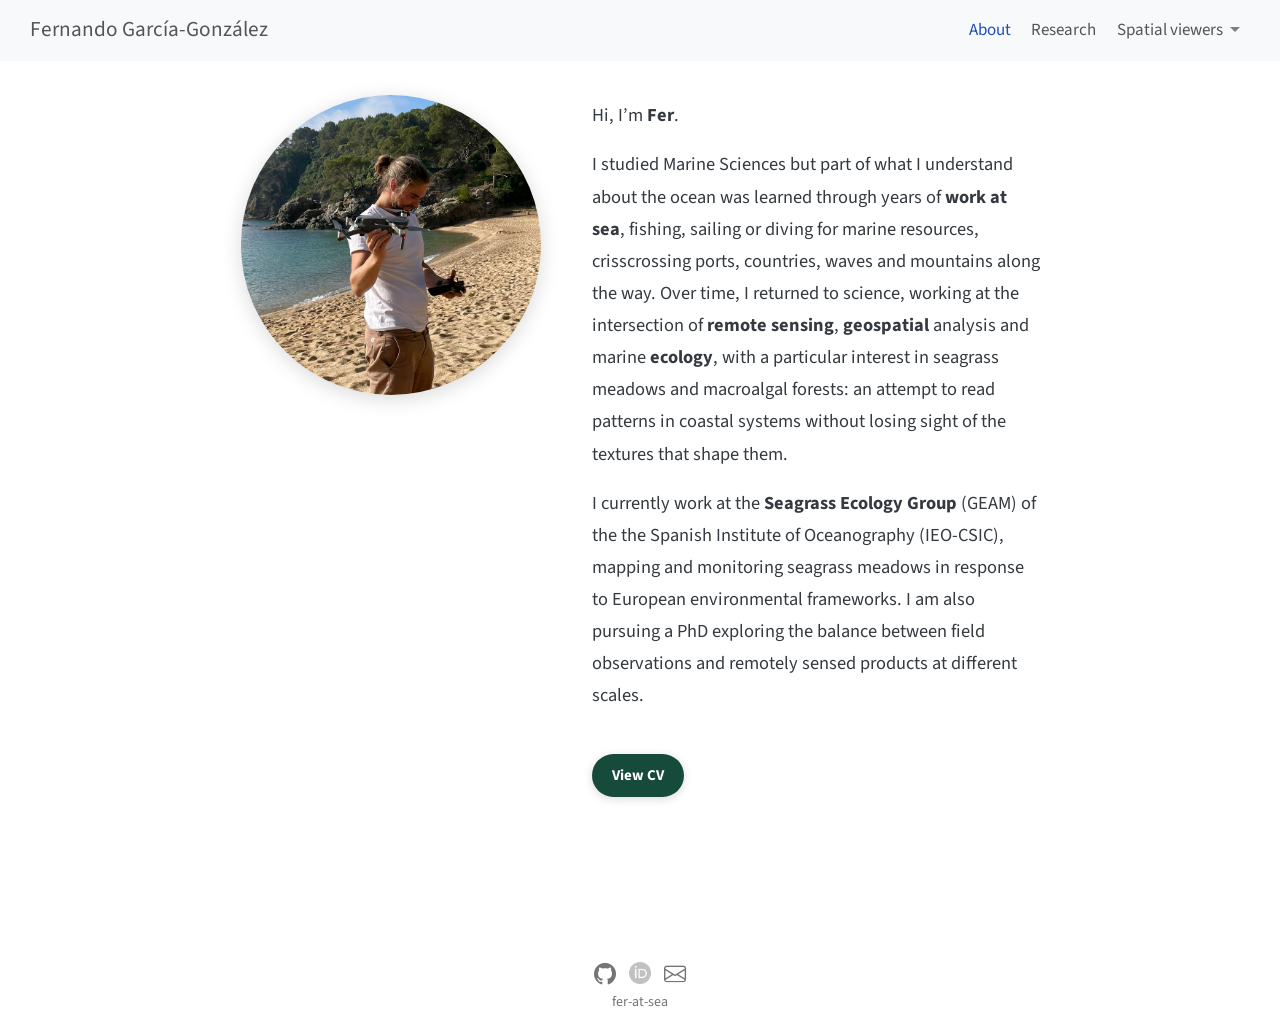
<file: docs/about.html>
<!DOCTYPE html>
<html xmlns="http://www.w3.org/1999/xhtml" lang="en" xml:lang="en"><head>

<meta charset="utf-8">
<meta name="generator" content="quarto-1.8.26">

<meta name="viewport" content="width=device-width, initial-scale=1.0, user-scalable=yes">


<title>about – Fer</title>
<style>
code{white-space: pre-wrap;}
span.smallcaps{font-variant: small-caps;}
div.columns{display: flex; gap: min(4vw, 1.5em);}
div.column{flex: auto; overflow-x: auto;}
div.hanging-indent{margin-left: 1.5em; text-indent: -1.5em;}
ul.task-list{list-style: none;}
ul.task-list li input[type="checkbox"] {
  width: 0.8em;
  margin: 0 0.8em 0.2em -1em; /* quarto-specific, see https://github.com/quarto-dev/quarto-cli/issues/4556 */ 
  vertical-align: middle;
}
</style>


<script src="site_libs/quarto-nav/quarto-nav.js"></script>
<script src="site_libs/quarto-nav/headroom.min.js"></script>
<link href="./assets/favicon-wave.svg" rel="icon" type="image/svg+xml">
<script src="site_libs/clipboard/clipboard.min.js"></script>
<script src="site_libs/quarto-html/quarto.js" type="module"></script>
<script src="site_libs/quarto-html/tabsets/tabsets.js" type="module"></script>
<script src="site_libs/quarto-html/axe/axe-check.js" type="module"></script>
<script src="site_libs/quarto-html/popper.min.js"></script>
<script src="site_libs/quarto-html/tippy.umd.min.js"></script>
<script src="site_libs/quarto-html/anchor.min.js"></script>
<link href="site_libs/quarto-html/tippy.css" rel="stylesheet">
<link href="site_libs/quarto-html/quarto-syntax-highlighting-587c61ba64f3a5504c4d52d930310e48.css" rel="stylesheet" id="quarto-text-highlighting-styles">
<script src="site_libs/bootstrap/bootstrap.min.js"></script>
<link href="site_libs/bootstrap/bootstrap-icons.css" rel="stylesheet">
<link href="site_libs/bootstrap/bootstrap-5b4ad623e5705c0698d39aec6f10cf02.min.css" rel="stylesheet" append-hash="true" id="quarto-bootstrap" data-mode="light">
<script id="quarto-search-options" type="application/json">{
  "language": {
    "search-no-results-text": "No results",
    "search-matching-documents-text": "matching documents",
    "search-copy-link-title": "Copy link to search",
    "search-hide-matches-text": "Hide additional matches",
    "search-more-match-text": "more match in this document",
    "search-more-matches-text": "more matches in this document",
    "search-clear-button-title": "Clear",
    "search-text-placeholder": "",
    "search-detached-cancel-button-title": "Cancel",
    "search-submit-button-title": "Submit",
    "search-label": "Search"
  }
}</script>


<link rel="stylesheet" href="styles.css">
</head>

<body class="nav-fixed fullcontent quarto-light">

<div id="quarto-search-results"></div>
  <header id="quarto-header" class="headroom fixed-top">
    <nav class="navbar navbar-expand-lg " data-bs-theme="dark">
      <div class="navbar-container container-fluid">
      <div class="navbar-brand-container mx-auto">
    <a class="navbar-brand" href="./index.html">
    <span class="navbar-title">Fernando García-González</span>
    </a>
  </div>
          <button class="navbar-toggler" type="button" data-bs-toggle="collapse" data-bs-target="#navbarCollapse" aria-controls="navbarCollapse" role="menu" aria-expanded="false" aria-label="Toggle navigation" onclick="if (window.quartoToggleHeadroom) { window.quartoToggleHeadroom(); }">
  <span class="navbar-toggler-icon"></span>
</button>
          <div class="collapse navbar-collapse" id="navbarCollapse">
            <ul class="navbar-nav navbar-nav-scroll ms-auto">
  <li class="nav-item">
    <a class="nav-link active" href="./about.html" aria-current="page"> 
<span class="menu-text">About</span></a>
  </li>  
  <li class="nav-item">
    <a class="nav-link" href="./contributions.html"> 
<span class="menu-text">Research</span></a>
  </li>  
  <li class="nav-item dropdown ">
    <a class="nav-link dropdown-toggle" href="#" id="nav-menu-spatial-viewers" role="link" data-bs-toggle="dropdown" aria-expanded="false">
 <span class="menu-text">Spatial viewers</span>
    </a>
    <ul class="dropdown-menu dropdown-menu-end" aria-labelledby="nav-menu-spatial-viewers">    
        <li>
    <a class="dropdown-item" href="https://coastal-ai.github.io/GEAM_GEODATABASE/">
 <span class="dropdown-text">GEAM GEODABASE</span></a>
  </li>  
        <li>
    <a class="dropdown-item" href="https://coastal-ai.github.io/CoastalDroneMaps/">
 <span class="dropdown-text">CoastalDroneMaps</span></a>
  </li>  
        <li>
    <a class="dropdown-item" href="https://fer-at-sea.github.io/mataro_swipe_map/">
 <span class="dropdown-text">Mataro Swipe Map</span></a>
  </li>  
    </ul>
  </li>
</ul>
          </div> <!-- /navcollapse -->
            <div class="quarto-navbar-tools">
</div>
      </div> <!-- /container-fluid -->
    </nav>
</header>
<!-- content -->
<div id="quarto-content" class="quarto-container page-columns page-rows-contents page-layout-article page-navbar">
<!-- sidebar -->
<!-- margin-sidebar -->
    
<!-- main -->
<main class="content" id="quarto-document-content"><header id="title-block-header" class="quarto-title-block"></header>




<div class="about-layout">
<div class="about-photo-wrap">
<p><img src="assets/portrait.png" class="about-photo" alt="Fernando García-González"></p>
</div>
<div class="about-text">
<p>Hi, I’m <strong>Fer</strong>.</p>
<p>I studied Marine Sciences but part of what I understand about the ocean was learned through years of <strong>work at sea</strong>, fishing, sailing or diving for marine resources, crisscrossing ports, countries, waves and mountains along the way. Over time, I returned to science, working at the intersection of <strong>remote sensing</strong>, <strong>geospatial</strong> analysis and marine <strong>ecology</strong>, with a particular interest in seagrass meadows and macroalgal forests: an attempt to read patterns in coastal systems without losing sight of the textures that shape them.</p>
<p>I currently work at the <strong>Seagrass Ecology Group</strong> (GEAM) of the the Spanish Institute of Oceanography (IEO-CSIC), mapping and monitoring seagrass meadows in response to European environmental frameworks. I am also pursuing a PhD exploring the balance between field observations and remotely sensed products at different scales.</p>
<p><a href="cv.html" class="cv-badge">View CV</a></p>
</div>
</div>



</main> <!-- /main -->
<script>
(function () {
  const nameRegex = /(Fernando\s+Garc(?:i|\u00ED)a-?Gonz(?:a|\u00E1)lez|Garc(?:i|\u00ED)a-?Gonz(?:a|\u00E1)lez,\s*Fernando|F\.\s*Garc(?:i|\u00ED)a-?Gonz(?:a|\u00E1)lez|Garc(?:i|\u00ED)a-?Gonz(?:a|\u00E1)lez,\s*F\.)/g;

  function boldNameInCitations() {
    const targets = document.querySelectorAll(".csl-entry, .citation");
    targets.forEach((el) => {
      const html = el.innerHTML;
      const updated = html.replace(nameRegex, "<strong>$1</strong>");
      if (updated !== html) {
        el.innerHTML = updated;
      }
    });
  }

  if (document.readyState === "loading") {
    document.addEventListener("DOMContentLoaded", boldNameInCitations);
  } else {
    boldNameInCitations();
  }
})();
</script>
<script id="quarto-html-after-body" type="application/javascript">
  window.document.addEventListener("DOMContentLoaded", function (event) {
    const icon = "";
    const anchorJS = new window.AnchorJS();
    anchorJS.options = {
      placement: 'right',
      icon: icon
    };
    anchorJS.add('.anchored');
    const isCodeAnnotation = (el) => {
      for (const clz of el.classList) {
        if (clz.startsWith('code-annotation-')) {                     
          return true;
        }
      }
      return false;
    }
    const onCopySuccess = function(e) {
      // button target
      const button = e.trigger;
      // don't keep focus
      button.blur();
      // flash "checked"
      button.classList.add('code-copy-button-checked');
      var currentTitle = button.getAttribute("title");
      button.setAttribute("title", "Copied!");
      let tooltip;
      if (window.bootstrap) {
        button.setAttribute("data-bs-toggle", "tooltip");
        button.setAttribute("data-bs-placement", "left");
        button.setAttribute("data-bs-title", "Copied!");
        tooltip = new bootstrap.Tooltip(button, 
          { trigger: "manual", 
            customClass: "code-copy-button-tooltip",
            offset: [0, -8]});
        tooltip.show();    
      }
      setTimeout(function() {
        if (tooltip) {
          tooltip.hide();
          button.removeAttribute("data-bs-title");
          button.removeAttribute("data-bs-toggle");
          button.removeAttribute("data-bs-placement");
        }
        button.setAttribute("title", currentTitle);
        button.classList.remove('code-copy-button-checked');
      }, 1000);
      // clear code selection
      e.clearSelection();
    }
    const getTextToCopy = function(trigger) {
      const outerScaffold = trigger.parentElement.cloneNode(true);
      const codeEl = outerScaffold.querySelector('code');
      for (const childEl of codeEl.children) {
        if (isCodeAnnotation(childEl)) {
          childEl.remove();
        }
      }
      return codeEl.innerText;
    }
    const clipboard = new window.ClipboardJS('.code-copy-button:not([data-in-quarto-modal])', {
      text: getTextToCopy
    });
    clipboard.on('success', onCopySuccess);
    if (window.document.getElementById('quarto-embedded-source-code-modal')) {
      const clipboardModal = new window.ClipboardJS('.code-copy-button[data-in-quarto-modal]', {
        text: getTextToCopy,
        container: window.document.getElementById('quarto-embedded-source-code-modal')
      });
      clipboardModal.on('success', onCopySuccess);
    }
      var localhostRegex = new RegExp(/^(?:http|https):\/\/localhost\:?[0-9]*\//);
      var mailtoRegex = new RegExp(/^mailto:/);
        var filterRegex = new RegExp('/' + window.location.host + '/');
      var isInternal = (href) => {
          return filterRegex.test(href) || localhostRegex.test(href) || mailtoRegex.test(href);
      }
      // Inspect non-navigation links and adorn them if external
     var links = window.document.querySelectorAll('a[href]:not(.nav-link):not(.navbar-brand):not(.toc-action):not(.sidebar-link):not(.sidebar-item-toggle):not(.pagination-link):not(.no-external):not([aria-hidden]):not(.dropdown-item):not(.quarto-navigation-tool):not(.about-link)');
      for (var i=0; i<links.length; i++) {
        const link = links[i];
        if (!isInternal(link.href)) {
          // undo the damage that might have been done by quarto-nav.js in the case of
          // links that we want to consider external
          if (link.dataset.originalHref !== undefined) {
            link.href = link.dataset.originalHref;
          }
        }
      }
    function tippyHover(el, contentFn, onTriggerFn, onUntriggerFn) {
      const config = {
        allowHTML: true,
        maxWidth: 500,
        delay: 100,
        arrow: false,
        appendTo: function(el) {
            return el.parentElement;
        },
        interactive: true,
        interactiveBorder: 10,
        theme: 'quarto',
        placement: 'bottom-start',
      };
      if (contentFn) {
        config.content = contentFn;
      }
      if (onTriggerFn) {
        config.onTrigger = onTriggerFn;
      }
      if (onUntriggerFn) {
        config.onUntrigger = onUntriggerFn;
      }
      window.tippy(el, config); 
    }
    const noterefs = window.document.querySelectorAll('a[role="doc-noteref"]');
    for (var i=0; i<noterefs.length; i++) {
      const ref = noterefs[i];
      tippyHover(ref, function() {
        // use id or data attribute instead here
        let href = ref.getAttribute('data-footnote-href') || ref.getAttribute('href');
        try { href = new URL(href).hash; } catch {}
        const id = href.replace(/^#\/?/, "");
        const note = window.document.getElementById(id);
        if (note) {
          return note.innerHTML;
        } else {
          return "";
        }
      });
    }
    const xrefs = window.document.querySelectorAll('a.quarto-xref');
    const processXRef = (id, note) => {
      // Strip column container classes
      const stripColumnClz = (el) => {
        el.classList.remove("page-full", "page-columns");
        if (el.children) {
          for (const child of el.children) {
            stripColumnClz(child);
          }
        }
      }
      stripColumnClz(note)
      if (id === null || id.startsWith('sec-')) {
        // Special case sections, only their first couple elements
        const container = document.createElement("div");
        if (note.children && note.children.length > 2) {
          container.appendChild(note.children[0].cloneNode(true));
          for (let i = 1; i < note.children.length; i++) {
            const child = note.children[i];
            if (child.tagName === "P" && child.innerText === "") {
              continue;
            } else {
              container.appendChild(child.cloneNode(true));
              break;
            }
          }
          if (window.Quarto?.typesetMath) {
            window.Quarto.typesetMath(container);
          }
          return container.innerHTML
        } else {
          if (window.Quarto?.typesetMath) {
            window.Quarto.typesetMath(note);
          }
          return note.innerHTML;
        }
      } else {
        // Remove any anchor links if they are present
        const anchorLink = note.querySelector('a.anchorjs-link');
        if (anchorLink) {
          anchorLink.remove();
        }
        if (window.Quarto?.typesetMath) {
          window.Quarto.typesetMath(note);
        }
        if (note.classList.contains("callout")) {
          return note.outerHTML;
        } else {
          return note.innerHTML;
        }
      }
    }
    for (var i=0; i<xrefs.length; i++) {
      const xref = xrefs[i];
      tippyHover(xref, undefined, function(instance) {
        instance.disable();
        let url = xref.getAttribute('href');
        let hash = undefined; 
        if (url.startsWith('#')) {
          hash = url;
        } else {
          try { hash = new URL(url).hash; } catch {}
        }
        if (hash) {
          const id = hash.replace(/^#\/?/, "");
          const note = window.document.getElementById(id);
          if (note !== null) {
            try {
              const html = processXRef(id, note.cloneNode(true));
              instance.setContent(html);
            } finally {
              instance.enable();
              instance.show();
            }
          } else {
            // See if we can fetch this
            fetch(url.split('#')[0])
            .then(res => res.text())
            .then(html => {
              const parser = new DOMParser();
              const htmlDoc = parser.parseFromString(html, "text/html");
              const note = htmlDoc.getElementById(id);
              if (note !== null) {
                const html = processXRef(id, note);
                instance.setContent(html);
              } 
            }).finally(() => {
              instance.enable();
              instance.show();
            });
          }
        } else {
          // See if we can fetch a full url (with no hash to target)
          // This is a special case and we should probably do some content thinning / targeting
          fetch(url)
          .then(res => res.text())
          .then(html => {
            const parser = new DOMParser();
            const htmlDoc = parser.parseFromString(html, "text/html");
            const note = htmlDoc.querySelector('main.content');
            if (note !== null) {
              // This should only happen for chapter cross references
              // (since there is no id in the URL)
              // remove the first header
              if (note.children.length > 0 && note.children[0].tagName === "HEADER") {
                note.children[0].remove();
              }
              const html = processXRef(null, note);
              instance.setContent(html);
            } 
          }).finally(() => {
            instance.enable();
            instance.show();
          });
        }
      }, function(instance) {
      });
    }
        let selectedAnnoteEl;
        const selectorForAnnotation = ( cell, annotation) => {
          let cellAttr = 'data-code-cell="' + cell + '"';
          let lineAttr = 'data-code-annotation="' +  annotation + '"';
          const selector = 'span[' + cellAttr + '][' + lineAttr + ']';
          return selector;
        }
        const selectCodeLines = (annoteEl) => {
          const doc = window.document;
          const targetCell = annoteEl.getAttribute("data-target-cell");
          const targetAnnotation = annoteEl.getAttribute("data-target-annotation");
          const annoteSpan = window.document.querySelector(selectorForAnnotation(targetCell, targetAnnotation));
          const lines = annoteSpan.getAttribute("data-code-lines").split(",");
          const lineIds = lines.map((line) => {
            return targetCell + "-" + line;
          })
          let top = null;
          let height = null;
          let parent = null;
          if (lineIds.length > 0) {
              //compute the position of the single el (top and bottom and make a div)
              const el = window.document.getElementById(lineIds[0]);
              top = el.offsetTop;
              height = el.offsetHeight;
              parent = el.parentElement.parentElement;
            if (lineIds.length > 1) {
              const lastEl = window.document.getElementById(lineIds[lineIds.length - 1]);
              const bottom = lastEl.offsetTop + lastEl.offsetHeight;
              height = bottom - top;
            }
            if (top !== null && height !== null && parent !== null) {
              // cook up a div (if necessary) and position it 
              let div = window.document.getElementById("code-annotation-line-highlight");
              if (div === null) {
                div = window.document.createElement("div");
                div.setAttribute("id", "code-annotation-line-highlight");
                div.style.position = 'absolute';
                parent.appendChild(div);
              }
              div.style.top = top - 2 + "px";
              div.style.height = height + 4 + "px";
              div.style.left = 0;
              let gutterDiv = window.document.getElementById("code-annotation-line-highlight-gutter");
              if (gutterDiv === null) {
                gutterDiv = window.document.createElement("div");
                gutterDiv.setAttribute("id", "code-annotation-line-highlight-gutter");
                gutterDiv.style.position = 'absolute';
                const codeCell = window.document.getElementById(targetCell);
                const gutter = codeCell.querySelector('.code-annotation-gutter');
                gutter.appendChild(gutterDiv);
              }
              gutterDiv.style.top = top - 2 + "px";
              gutterDiv.style.height = height + 4 + "px";
            }
            selectedAnnoteEl = annoteEl;
          }
        };
        const unselectCodeLines = () => {
          const elementsIds = ["code-annotation-line-highlight", "code-annotation-line-highlight-gutter"];
          elementsIds.forEach((elId) => {
            const div = window.document.getElementById(elId);
            if (div) {
              div.remove();
            }
          });
          selectedAnnoteEl = undefined;
        };
          // Handle positioning of the toggle
      window.addEventListener(
        "resize",
        throttle(() => {
          elRect = undefined;
          if (selectedAnnoteEl) {
            selectCodeLines(selectedAnnoteEl);
          }
        }, 10)
      );
      function throttle(fn, ms) {
      let throttle = false;
      let timer;
        return (...args) => {
          if(!throttle) { // first call gets through
              fn.apply(this, args);
              throttle = true;
          } else { // all the others get throttled
              if(timer) clearTimeout(timer); // cancel #2
              timer = setTimeout(() => {
                fn.apply(this, args);
                timer = throttle = false;
              }, ms);
          }
        };
      }
        // Attach click handler to the DT
        const annoteDls = window.document.querySelectorAll('dt[data-target-cell]');
        for (const annoteDlNode of annoteDls) {
          annoteDlNode.addEventListener('click', (event) => {
            const clickedEl = event.target;
            if (clickedEl !== selectedAnnoteEl) {
              unselectCodeLines();
              const activeEl = window.document.querySelector('dt[data-target-cell].code-annotation-active');
              if (activeEl) {
                activeEl.classList.remove('code-annotation-active');
              }
              selectCodeLines(clickedEl);
              clickedEl.classList.add('code-annotation-active');
            } else {
              // Unselect the line
              unselectCodeLines();
              clickedEl.classList.remove('code-annotation-active');
            }
          });
        }
    const findCites = (el) => {
      const parentEl = el.parentElement;
      if (parentEl) {
        const cites = parentEl.dataset.cites;
        if (cites) {
          return {
            el,
            cites: cites.split(' ')
          };
        } else {
          return findCites(el.parentElement)
        }
      } else {
        return undefined;
      }
    };
    var bibliorefs = window.document.querySelectorAll('a[role="doc-biblioref"]');
    for (var i=0; i<bibliorefs.length; i++) {
      const ref = bibliorefs[i];
      const citeInfo = findCites(ref);
      if (citeInfo) {
        tippyHover(citeInfo.el, function() {
          var popup = window.document.createElement('div');
          citeInfo.cites.forEach(function(cite) {
            var citeDiv = window.document.createElement('div');
            citeDiv.classList.add('hanging-indent');
            citeDiv.classList.add('csl-entry');
            var biblioDiv = window.document.getElementById('ref-' + cite);
            if (biblioDiv) {
              citeDiv.innerHTML = biblioDiv.innerHTML;
            }
            popup.appendChild(citeDiv);
          });
          return popup.innerHTML;
        });
      }
    }
  });
  </script>
</div> <!-- /content -->
<footer class="footer">
  <div class="nav-footer">
    <div class="nav-footer-left">
      &nbsp;
    </div>   
    <div class="nav-footer-center">
<p><a href="https://github.com/fer-at-sea" target="_blank" rel="noopener" title="GitHub"><i class="bi bi-github" style="font-size:1.3rem;"></i></a>   <a href="https://orcid.org/0000-0003-4042-6789" target="_blank" rel="noopener" title="ORCID"><img src="./assets/ORCID.png" alt="ORCID" style="height:1.3rem;vertical-align:-0.15em;"></a>   <a href="mailto:f.garcia@ieo.csic.es" title="Email"><i class="bi bi-envelope" style="font-size:1.3rem;"></i></a> <br>fer-at-sea</p>
</div>
    <div class="nav-footer-right">
      &nbsp;
    </div>
  </div>
</footer>




</body></html>
</file>
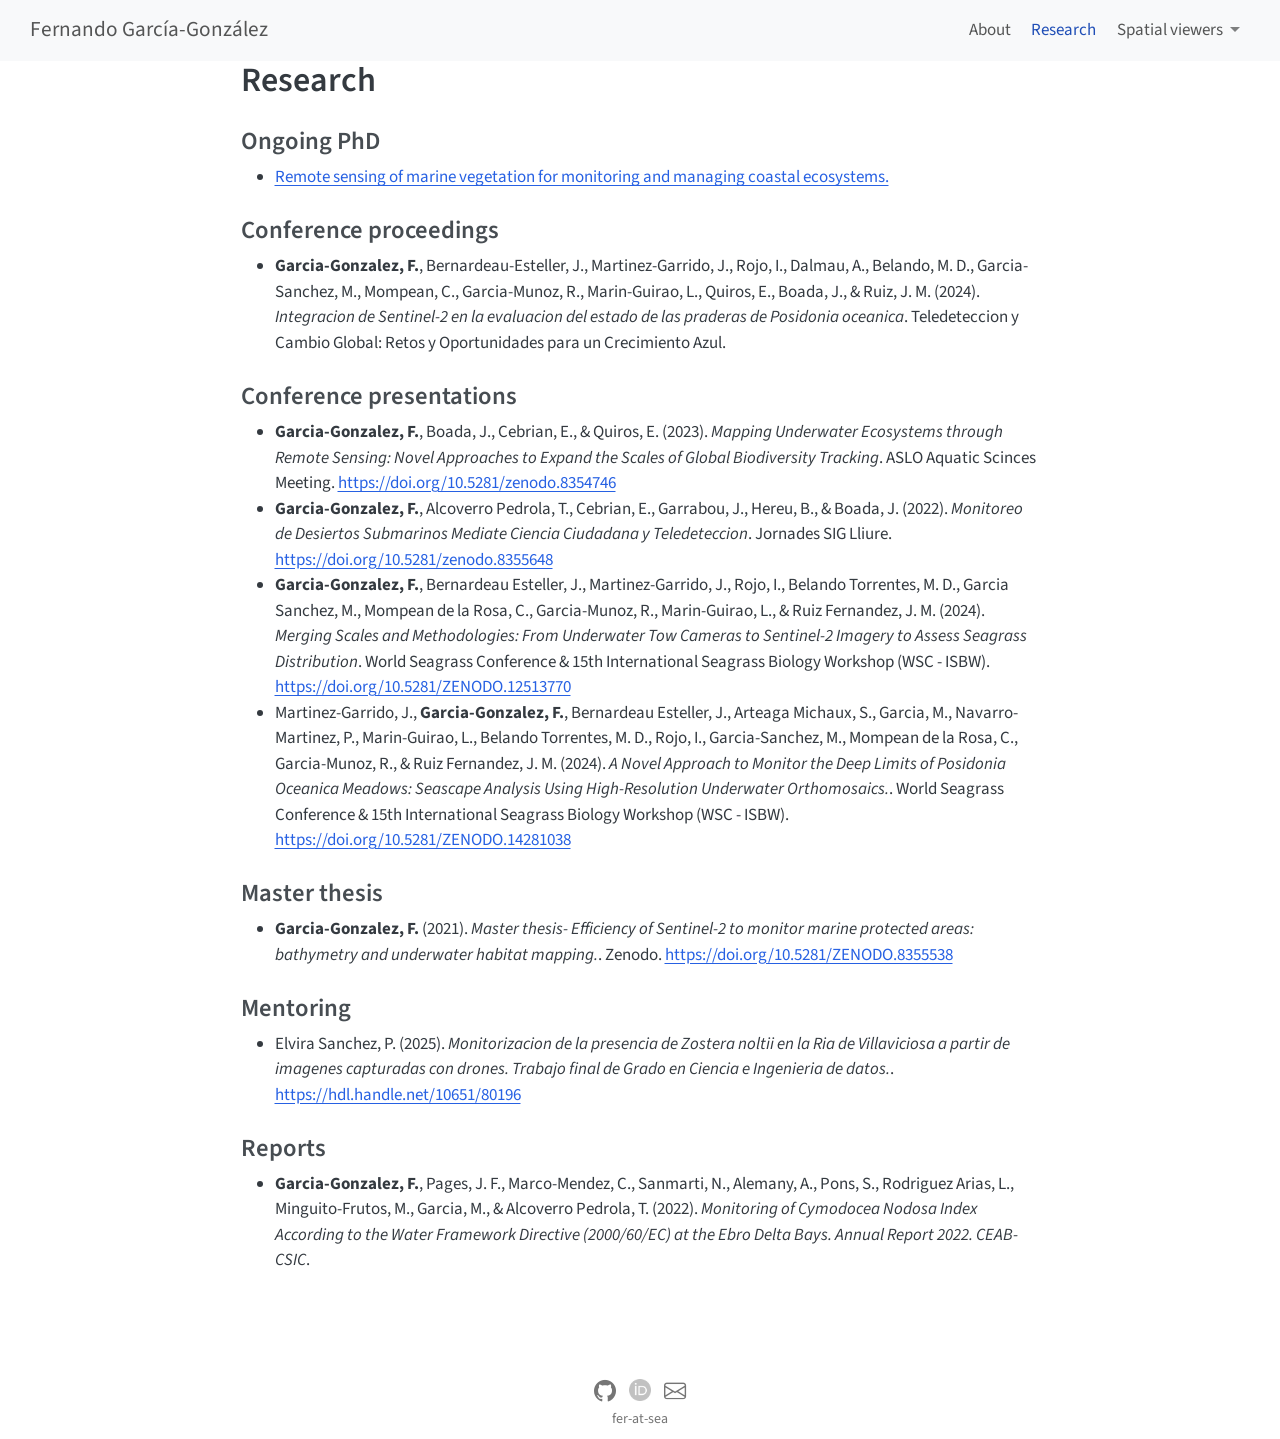
<file: docs/contributions.html>
<!DOCTYPE html>
<html xmlns="http://www.w3.org/1999/xhtml" lang="en" xml:lang="en"><head>

<meta charset="utf-8">
<meta name="generator" content="quarto-1.8.26">

<meta name="viewport" content="width=device-width, initial-scale=1.0, user-scalable=yes">


<title>Research – Fer</title>
<style>
code{white-space: pre-wrap;}
span.smallcaps{font-variant: small-caps;}
div.columns{display: flex; gap: min(4vw, 1.5em);}
div.column{flex: auto; overflow-x: auto;}
div.hanging-indent{margin-left: 1.5em; text-indent: -1.5em;}
ul.task-list{list-style: none;}
ul.task-list li input[type="checkbox"] {
  width: 0.8em;
  margin: 0 0.8em 0.2em -1em; /* quarto-specific, see https://github.com/quarto-dev/quarto-cli/issues/4556 */ 
  vertical-align: middle;
}
</style>


<script src="site_libs/quarto-nav/quarto-nav.js"></script>
<script src="site_libs/quarto-nav/headroom.min.js"></script>
<link href="./assets/favicon-wave.svg" rel="icon" type="image/svg+xml">
<script src="site_libs/clipboard/clipboard.min.js"></script>
<script src="site_libs/quarto-html/quarto.js" type="module"></script>
<script src="site_libs/quarto-html/tabsets/tabsets.js" type="module"></script>
<script src="site_libs/quarto-html/axe/axe-check.js" type="module"></script>
<script src="site_libs/quarto-html/popper.min.js"></script>
<script src="site_libs/quarto-html/tippy.umd.min.js"></script>
<script src="site_libs/quarto-html/anchor.min.js"></script>
<link href="site_libs/quarto-html/tippy.css" rel="stylesheet">
<link href="site_libs/quarto-html/quarto-syntax-highlighting-587c61ba64f3a5504c4d52d930310e48.css" rel="stylesheet" id="quarto-text-highlighting-styles">
<script src="site_libs/bootstrap/bootstrap.min.js"></script>
<link href="site_libs/bootstrap/bootstrap-icons.css" rel="stylesheet">
<link href="site_libs/bootstrap/bootstrap-5b4ad623e5705c0698d39aec6f10cf02.min.css" rel="stylesheet" append-hash="true" id="quarto-bootstrap" data-mode="light">
<script id="quarto-search-options" type="application/json">{
  "language": {
    "search-no-results-text": "No results",
    "search-matching-documents-text": "matching documents",
    "search-copy-link-title": "Copy link to search",
    "search-hide-matches-text": "Hide additional matches",
    "search-more-match-text": "more match in this document",
    "search-more-matches-text": "more matches in this document",
    "search-clear-button-title": "Clear",
    "search-text-placeholder": "",
    "search-detached-cancel-button-title": "Cancel",
    "search-submit-button-title": "Submit",
    "search-label": "Search"
  }
}</script>


<link rel="stylesheet" href="styles.css">
</head>

<body class="nav-fixed fullcontent quarto-light">

<div id="quarto-search-results"></div>
  <header id="quarto-header" class="headroom fixed-top">
    <nav class="navbar navbar-expand-lg " data-bs-theme="dark">
      <div class="navbar-container container-fluid">
      <div class="navbar-brand-container mx-auto">
    <a class="navbar-brand" href="./index.html">
    <span class="navbar-title">Fernando García-González</span>
    </a>
  </div>
          <button class="navbar-toggler" type="button" data-bs-toggle="collapse" data-bs-target="#navbarCollapse" aria-controls="navbarCollapse" role="menu" aria-expanded="false" aria-label="Toggle navigation" onclick="if (window.quartoToggleHeadroom) { window.quartoToggleHeadroom(); }">
  <span class="navbar-toggler-icon"></span>
</button>
          <div class="collapse navbar-collapse" id="navbarCollapse">
            <ul class="navbar-nav navbar-nav-scroll ms-auto">
  <li class="nav-item">
    <a class="nav-link" href="./about.html"> 
<span class="menu-text">About</span></a>
  </li>  
  <li class="nav-item">
    <a class="nav-link active" href="./contributions.html" aria-current="page"> 
<span class="menu-text">Research</span></a>
  </li>  
  <li class="nav-item dropdown ">
    <a class="nav-link dropdown-toggle" href="#" id="nav-menu-spatial-viewers" role="link" data-bs-toggle="dropdown" aria-expanded="false">
 <span class="menu-text">Spatial viewers</span>
    </a>
    <ul class="dropdown-menu dropdown-menu-end" aria-labelledby="nav-menu-spatial-viewers">    
        <li>
    <a class="dropdown-item" href="https://coastal-ai.github.io/GEAM_GEODATABASE/">
 <span class="dropdown-text">GEAM GEODABASE</span></a>
  </li>  
        <li>
    <a class="dropdown-item" href="https://coastal-ai.github.io/CoastalDroneMaps/">
 <span class="dropdown-text">CoastalDroneMaps</span></a>
  </li>  
        <li>
    <a class="dropdown-item" href="https://fer-at-sea.github.io/mataro_swipe_map/">
 <span class="dropdown-text">Mataro Swipe Map</span></a>
  </li>  
    </ul>
  </li>
</ul>
          </div> <!-- /navcollapse -->
            <div class="quarto-navbar-tools">
</div>
      </div> <!-- /container-fluid -->
    </nav>
</header>
<!-- content -->
<div id="quarto-content" class="quarto-container page-columns page-rows-contents page-layout-article page-navbar">
<!-- sidebar -->
<!-- margin-sidebar -->
    
<!-- main -->
<main class="content" id="quarto-document-content">

<header id="title-block-header" class="quarto-title-block default">
<div class="quarto-title">
<h1 class="title">Research</h1>
</div>



<div class="quarto-title-meta">

    
  
    
  </div>
  


</header>


<section id="ongoing-phd" class="level3">
<h3 class="anchored" data-anchor-id="ongoing-phd">Ongoing PhD</h3>
<ul>
<li><a href="https://fer-at-sea.github.io/phd_research_plan/">Remote sensing of marine vegetation for monitoring and managing coastal ecosystems.</a> <!-- AUTO-GENERATED: do not edit manually. Run scripts/generate_contributions_sections.py --></li>
</ul>
</section>
<section id="conference-proceedings" class="level3">
<h3 class="anchored" data-anchor-id="conference-proceedings">Conference proceedings</h3>
<ul>
<li><strong>Garcia-Gonzalez, F.</strong>, Bernardeau-Esteller, J., Martinez-Garrido, J., Rojo, I., Dalmau, A., Belando, M. D., Garcia-Sanchez, M., Mompean, C., Garcia-Munoz, R., Marin-Guirao, L., Quiros, E., Boada, J., &amp; Ruiz, J. M. (2024). <em>Integracion de Sentinel-2 en la evaluacion del estado de las praderas de Posidonia oceanica</em>. Teledeteccion y Cambio Global: Retos y Oportunidades para un Crecimiento Azul.</li>
</ul>
</section>
<section id="conference-presentations" class="level3">
<h3 class="anchored" data-anchor-id="conference-presentations">Conference presentations</h3>
<ul>
<li><strong>Garcia-Gonzalez, F.</strong>, Boada, J., Cebrian, E., &amp; Quiros, E. (2023). <em>Mapping Underwater Ecosystems through Remote Sensing: Novel Approaches to Expand the Scales of Global Biodiversity Tracking</em>. ASLO Aquatic Scinces Meeting. <a href="https://doi.org/10.5281/zenodo.8354746">https://doi.org/10.5281/zenodo.8354746</a></li>
<li><strong>Garcia-Gonzalez, F.</strong>, Alcoverro Pedrola, T., Cebrian, E., Garrabou, J., Hereu, B., &amp; Boada, J. (2022). <em>Monitoreo de Desiertos Submarinos Mediate Ciencia Ciudadana y Teledeteccion</em>. Jornades SIG Lliure. <a href="https://doi.org/10.5281/zenodo.8355648">https://doi.org/10.5281/zenodo.8355648</a></li>
<li><strong>Garcia-Gonzalez, F.</strong>, Bernardeau Esteller, J., Martinez-Garrido, J., Rojo, I., Belando Torrentes, M. D., Garcia Sanchez, M., Mompean de la Rosa, C., Garcia-Munoz, R., Marin-Guirao, L., &amp; Ruiz Fernandez, J. M. (2024). <em>Merging Scales and Methodologies: From Underwater Tow Cameras to Sentinel-2 Imagery to Assess Seagrass Distribution</em>. World Seagrass Conference &amp; 15th International Seagrass Biology Workshop (WSC - ISBW). <a href="https://doi.org/10.5281/ZENODO.12513770">https://doi.org/10.5281/ZENODO.12513770</a></li>
<li>Martinez-Garrido, J., <strong>Garcia-Gonzalez, F.</strong>, Bernardeau Esteller, J., Arteaga Michaux, S., Garcia, M., Navarro-Martinez, P., Marin-Guirao, L., Belando Torrentes, M. D., Rojo, I., Garcia-Sanchez, M., Mompean de la Rosa, C., Garcia-Munoz, R., &amp; Ruiz Fernandez, J. M. (2024). <em>A Novel Approach to Monitor the Deep Limits of Posidonia Oceanica Meadows: Seascape Analysis Using High-Resolution Underwater Orthomosaics.</em>. World Seagrass Conference &amp; 15th International Seagrass Biology Workshop (WSC - ISBW). <a href="https://doi.org/10.5281/ZENODO.14281038">https://doi.org/10.5281/ZENODO.14281038</a></li>
</ul>
</section>
<section id="master-thesis" class="level3">
<h3 class="anchored" data-anchor-id="master-thesis">Master thesis</h3>
<ul>
<li><strong>Garcia-Gonzalez, F.</strong> (2021). <em>Master thesis- Efficiency of Sentinel-2 to monitor marine protected areas: bathymetry and underwater habitat mapping.</em>. Zenodo. <a href="https://doi.org/10.5281/ZENODO.8355538">https://doi.org/10.5281/ZENODO.8355538</a></li>
</ul>
</section>
<section id="mentoring" class="level3">
<h3 class="anchored" data-anchor-id="mentoring">Mentoring</h3>
<ul>
<li>Elvira Sanchez, P. (2025). <em>Monitorizacion de la presencia de Zostera noltii en la Ria de Villaviciosa a partir de imagenes capturadas con drones. Trabajo final de Grado en Ciencia e Ingenieria de datos.</em>. <a href="https://hdl.handle.net/10651/80196">https://hdl.handle.net/10651/80196</a></li>
</ul>
</section>
<section id="reports" class="level3">
<h3 class="anchored" data-anchor-id="reports">Reports</h3>
<ul>
<li><strong>Garcia-Gonzalez, F.</strong>, Pages, J. F., Marco-Mendez, C., Sanmarti, N., Alemany, A., Pons, S., Rodriguez Arias, L., Minguito-Frutos, M., Garcia, M., &amp; Alcoverro Pedrola, T. (2022). <em>Monitoring of Cymodocea Nodosa Index According to the Water Framework Directive (2000/60/EC) at the Ebro Delta Bays. Annual Report 2022. CEAB-CSIC</em>.</li>
</ul>


</section>

</main> <!-- /main -->
<script>
(function () {
  const nameRegex = /(Fernando\s+Garc(?:i|\u00ED)a-?Gonz(?:a|\u00E1)lez|Garc(?:i|\u00ED)a-?Gonz(?:a|\u00E1)lez,\s*Fernando|F\.\s*Garc(?:i|\u00ED)a-?Gonz(?:a|\u00E1)lez|Garc(?:i|\u00ED)a-?Gonz(?:a|\u00E1)lez,\s*F\.)/g;

  function boldNameInCitations() {
    const targets = document.querySelectorAll(".csl-entry, .citation");
    targets.forEach((el) => {
      const html = el.innerHTML;
      const updated = html.replace(nameRegex, "<strong>$1</strong>");
      if (updated !== html) {
        el.innerHTML = updated;
      }
    });
  }

  if (document.readyState === "loading") {
    document.addEventListener("DOMContentLoaded", boldNameInCitations);
  } else {
    boldNameInCitations();
  }
})();
</script>
<script id="quarto-html-after-body" type="application/javascript">
  window.document.addEventListener("DOMContentLoaded", function (event) {
    const icon = "";
    const anchorJS = new window.AnchorJS();
    anchorJS.options = {
      placement: 'right',
      icon: icon
    };
    anchorJS.add('.anchored');
    const isCodeAnnotation = (el) => {
      for (const clz of el.classList) {
        if (clz.startsWith('code-annotation-')) {                     
          return true;
        }
      }
      return false;
    }
    const onCopySuccess = function(e) {
      // button target
      const button = e.trigger;
      // don't keep focus
      button.blur();
      // flash "checked"
      button.classList.add('code-copy-button-checked');
      var currentTitle = button.getAttribute("title");
      button.setAttribute("title", "Copied!");
      let tooltip;
      if (window.bootstrap) {
        button.setAttribute("data-bs-toggle", "tooltip");
        button.setAttribute("data-bs-placement", "left");
        button.setAttribute("data-bs-title", "Copied!");
        tooltip = new bootstrap.Tooltip(button, 
          { trigger: "manual", 
            customClass: "code-copy-button-tooltip",
            offset: [0, -8]});
        tooltip.show();    
      }
      setTimeout(function() {
        if (tooltip) {
          tooltip.hide();
          button.removeAttribute("data-bs-title");
          button.removeAttribute("data-bs-toggle");
          button.removeAttribute("data-bs-placement");
        }
        button.setAttribute("title", currentTitle);
        button.classList.remove('code-copy-button-checked');
      }, 1000);
      // clear code selection
      e.clearSelection();
    }
    const getTextToCopy = function(trigger) {
      const outerScaffold = trigger.parentElement.cloneNode(true);
      const codeEl = outerScaffold.querySelector('code');
      for (const childEl of codeEl.children) {
        if (isCodeAnnotation(childEl)) {
          childEl.remove();
        }
      }
      return codeEl.innerText;
    }
    const clipboard = new window.ClipboardJS('.code-copy-button:not([data-in-quarto-modal])', {
      text: getTextToCopy
    });
    clipboard.on('success', onCopySuccess);
    if (window.document.getElementById('quarto-embedded-source-code-modal')) {
      const clipboardModal = new window.ClipboardJS('.code-copy-button[data-in-quarto-modal]', {
        text: getTextToCopy,
        container: window.document.getElementById('quarto-embedded-source-code-modal')
      });
      clipboardModal.on('success', onCopySuccess);
    }
      var localhostRegex = new RegExp(/^(?:http|https):\/\/localhost\:?[0-9]*\//);
      var mailtoRegex = new RegExp(/^mailto:/);
        var filterRegex = new RegExp('/' + window.location.host + '/');
      var isInternal = (href) => {
          return filterRegex.test(href) || localhostRegex.test(href) || mailtoRegex.test(href);
      }
      // Inspect non-navigation links and adorn them if external
     var links = window.document.querySelectorAll('a[href]:not(.nav-link):not(.navbar-brand):not(.toc-action):not(.sidebar-link):not(.sidebar-item-toggle):not(.pagination-link):not(.no-external):not([aria-hidden]):not(.dropdown-item):not(.quarto-navigation-tool):not(.about-link)');
      for (var i=0; i<links.length; i++) {
        const link = links[i];
        if (!isInternal(link.href)) {
          // undo the damage that might have been done by quarto-nav.js in the case of
          // links that we want to consider external
          if (link.dataset.originalHref !== undefined) {
            link.href = link.dataset.originalHref;
          }
        }
      }
    function tippyHover(el, contentFn, onTriggerFn, onUntriggerFn) {
      const config = {
        allowHTML: true,
        maxWidth: 500,
        delay: 100,
        arrow: false,
        appendTo: function(el) {
            return el.parentElement;
        },
        interactive: true,
        interactiveBorder: 10,
        theme: 'quarto',
        placement: 'bottom-start',
      };
      if (contentFn) {
        config.content = contentFn;
      }
      if (onTriggerFn) {
        config.onTrigger = onTriggerFn;
      }
      if (onUntriggerFn) {
        config.onUntrigger = onUntriggerFn;
      }
      window.tippy(el, config); 
    }
    const noterefs = window.document.querySelectorAll('a[role="doc-noteref"]');
    for (var i=0; i<noterefs.length; i++) {
      const ref = noterefs[i];
      tippyHover(ref, function() {
        // use id or data attribute instead here
        let href = ref.getAttribute('data-footnote-href') || ref.getAttribute('href');
        try { href = new URL(href).hash; } catch {}
        const id = href.replace(/^#\/?/, "");
        const note = window.document.getElementById(id);
        if (note) {
          return note.innerHTML;
        } else {
          return "";
        }
      });
    }
    const xrefs = window.document.querySelectorAll('a.quarto-xref');
    const processXRef = (id, note) => {
      // Strip column container classes
      const stripColumnClz = (el) => {
        el.classList.remove("page-full", "page-columns");
        if (el.children) {
          for (const child of el.children) {
            stripColumnClz(child);
          }
        }
      }
      stripColumnClz(note)
      if (id === null || id.startsWith('sec-')) {
        // Special case sections, only their first couple elements
        const container = document.createElement("div");
        if (note.children && note.children.length > 2) {
          container.appendChild(note.children[0].cloneNode(true));
          for (let i = 1; i < note.children.length; i++) {
            const child = note.children[i];
            if (child.tagName === "P" && child.innerText === "") {
              continue;
            } else {
              container.appendChild(child.cloneNode(true));
              break;
            }
          }
          if (window.Quarto?.typesetMath) {
            window.Quarto.typesetMath(container);
          }
          return container.innerHTML
        } else {
          if (window.Quarto?.typesetMath) {
            window.Quarto.typesetMath(note);
          }
          return note.innerHTML;
        }
      } else {
        // Remove any anchor links if they are present
        const anchorLink = note.querySelector('a.anchorjs-link');
        if (anchorLink) {
          anchorLink.remove();
        }
        if (window.Quarto?.typesetMath) {
          window.Quarto.typesetMath(note);
        }
        if (note.classList.contains("callout")) {
          return note.outerHTML;
        } else {
          return note.innerHTML;
        }
      }
    }
    for (var i=0; i<xrefs.length; i++) {
      const xref = xrefs[i];
      tippyHover(xref, undefined, function(instance) {
        instance.disable();
        let url = xref.getAttribute('href');
        let hash = undefined; 
        if (url.startsWith('#')) {
          hash = url;
        } else {
          try { hash = new URL(url).hash; } catch {}
        }
        if (hash) {
          const id = hash.replace(/^#\/?/, "");
          const note = window.document.getElementById(id);
          if (note !== null) {
            try {
              const html = processXRef(id, note.cloneNode(true));
              instance.setContent(html);
            } finally {
              instance.enable();
              instance.show();
            }
          } else {
            // See if we can fetch this
            fetch(url.split('#')[0])
            .then(res => res.text())
            .then(html => {
              const parser = new DOMParser();
              const htmlDoc = parser.parseFromString(html, "text/html");
              const note = htmlDoc.getElementById(id);
              if (note !== null) {
                const html = processXRef(id, note);
                instance.setContent(html);
              } 
            }).finally(() => {
              instance.enable();
              instance.show();
            });
          }
        } else {
          // See if we can fetch a full url (with no hash to target)
          // This is a special case and we should probably do some content thinning / targeting
          fetch(url)
          .then(res => res.text())
          .then(html => {
            const parser = new DOMParser();
            const htmlDoc = parser.parseFromString(html, "text/html");
            const note = htmlDoc.querySelector('main.content');
            if (note !== null) {
              // This should only happen for chapter cross references
              // (since there is no id in the URL)
              // remove the first header
              if (note.children.length > 0 && note.children[0].tagName === "HEADER") {
                note.children[0].remove();
              }
              const html = processXRef(null, note);
              instance.setContent(html);
            } 
          }).finally(() => {
            instance.enable();
            instance.show();
          });
        }
      }, function(instance) {
      });
    }
        let selectedAnnoteEl;
        const selectorForAnnotation = ( cell, annotation) => {
          let cellAttr = 'data-code-cell="' + cell + '"';
          let lineAttr = 'data-code-annotation="' +  annotation + '"';
          const selector = 'span[' + cellAttr + '][' + lineAttr + ']';
          return selector;
        }
        const selectCodeLines = (annoteEl) => {
          const doc = window.document;
          const targetCell = annoteEl.getAttribute("data-target-cell");
          const targetAnnotation = annoteEl.getAttribute("data-target-annotation");
          const annoteSpan = window.document.querySelector(selectorForAnnotation(targetCell, targetAnnotation));
          const lines = annoteSpan.getAttribute("data-code-lines").split(",");
          const lineIds = lines.map((line) => {
            return targetCell + "-" + line;
          })
          let top = null;
          let height = null;
          let parent = null;
          if (lineIds.length > 0) {
              //compute the position of the single el (top and bottom and make a div)
              const el = window.document.getElementById(lineIds[0]);
              top = el.offsetTop;
              height = el.offsetHeight;
              parent = el.parentElement.parentElement;
            if (lineIds.length > 1) {
              const lastEl = window.document.getElementById(lineIds[lineIds.length - 1]);
              const bottom = lastEl.offsetTop + lastEl.offsetHeight;
              height = bottom - top;
            }
            if (top !== null && height !== null && parent !== null) {
              // cook up a div (if necessary) and position it 
              let div = window.document.getElementById("code-annotation-line-highlight");
              if (div === null) {
                div = window.document.createElement("div");
                div.setAttribute("id", "code-annotation-line-highlight");
                div.style.position = 'absolute';
                parent.appendChild(div);
              }
              div.style.top = top - 2 + "px";
              div.style.height = height + 4 + "px";
              div.style.left = 0;
              let gutterDiv = window.document.getElementById("code-annotation-line-highlight-gutter");
              if (gutterDiv === null) {
                gutterDiv = window.document.createElement("div");
                gutterDiv.setAttribute("id", "code-annotation-line-highlight-gutter");
                gutterDiv.style.position = 'absolute';
                const codeCell = window.document.getElementById(targetCell);
                const gutter = codeCell.querySelector('.code-annotation-gutter');
                gutter.appendChild(gutterDiv);
              }
              gutterDiv.style.top = top - 2 + "px";
              gutterDiv.style.height = height + 4 + "px";
            }
            selectedAnnoteEl = annoteEl;
          }
        };
        const unselectCodeLines = () => {
          const elementsIds = ["code-annotation-line-highlight", "code-annotation-line-highlight-gutter"];
          elementsIds.forEach((elId) => {
            const div = window.document.getElementById(elId);
            if (div) {
              div.remove();
            }
          });
          selectedAnnoteEl = undefined;
        };
          // Handle positioning of the toggle
      window.addEventListener(
        "resize",
        throttle(() => {
          elRect = undefined;
          if (selectedAnnoteEl) {
            selectCodeLines(selectedAnnoteEl);
          }
        }, 10)
      );
      function throttle(fn, ms) {
      let throttle = false;
      let timer;
        return (...args) => {
          if(!throttle) { // first call gets through
              fn.apply(this, args);
              throttle = true;
          } else { // all the others get throttled
              if(timer) clearTimeout(timer); // cancel #2
              timer = setTimeout(() => {
                fn.apply(this, args);
                timer = throttle = false;
              }, ms);
          }
        };
      }
        // Attach click handler to the DT
        const annoteDls = window.document.querySelectorAll('dt[data-target-cell]');
        for (const annoteDlNode of annoteDls) {
          annoteDlNode.addEventListener('click', (event) => {
            const clickedEl = event.target;
            if (clickedEl !== selectedAnnoteEl) {
              unselectCodeLines();
              const activeEl = window.document.querySelector('dt[data-target-cell].code-annotation-active');
              if (activeEl) {
                activeEl.classList.remove('code-annotation-active');
              }
              selectCodeLines(clickedEl);
              clickedEl.classList.add('code-annotation-active');
            } else {
              // Unselect the line
              unselectCodeLines();
              clickedEl.classList.remove('code-annotation-active');
            }
          });
        }
    const findCites = (el) => {
      const parentEl = el.parentElement;
      if (parentEl) {
        const cites = parentEl.dataset.cites;
        if (cites) {
          return {
            el,
            cites: cites.split(' ')
          };
        } else {
          return findCites(el.parentElement)
        }
      } else {
        return undefined;
      }
    };
    var bibliorefs = window.document.querySelectorAll('a[role="doc-biblioref"]');
    for (var i=0; i<bibliorefs.length; i++) {
      const ref = bibliorefs[i];
      const citeInfo = findCites(ref);
      if (citeInfo) {
        tippyHover(citeInfo.el, function() {
          var popup = window.document.createElement('div');
          citeInfo.cites.forEach(function(cite) {
            var citeDiv = window.document.createElement('div');
            citeDiv.classList.add('hanging-indent');
            citeDiv.classList.add('csl-entry');
            var biblioDiv = window.document.getElementById('ref-' + cite);
            if (biblioDiv) {
              citeDiv.innerHTML = biblioDiv.innerHTML;
            }
            popup.appendChild(citeDiv);
          });
          return popup.innerHTML;
        });
      }
    }
  });
  </script>
</div> <!-- /content -->
<footer class="footer">
  <div class="nav-footer">
    <div class="nav-footer-left">
      &nbsp;
    </div>   
    <div class="nav-footer-center">
<p><a href="https://github.com/fer-at-sea" target="_blank" rel="noopener" title="GitHub"><i class="bi bi-github" style="font-size:1.3rem;"></i></a>   <a href="https://orcid.org/0000-0003-4042-6789" target="_blank" rel="noopener" title="ORCID"><img src="./assets/ORCID.png" alt="ORCID" style="height:1.3rem;vertical-align:-0.15em;"></a>   <a href="mailto:f.garcia@ieo.csic.es" title="Email"><i class="bi bi-envelope" style="font-size:1.3rem;"></i></a> <br>fer-at-sea</p>
</div>
    <div class="nav-footer-right">
      &nbsp;
    </div>
  </div>
</footer>




</body></html>
</file>
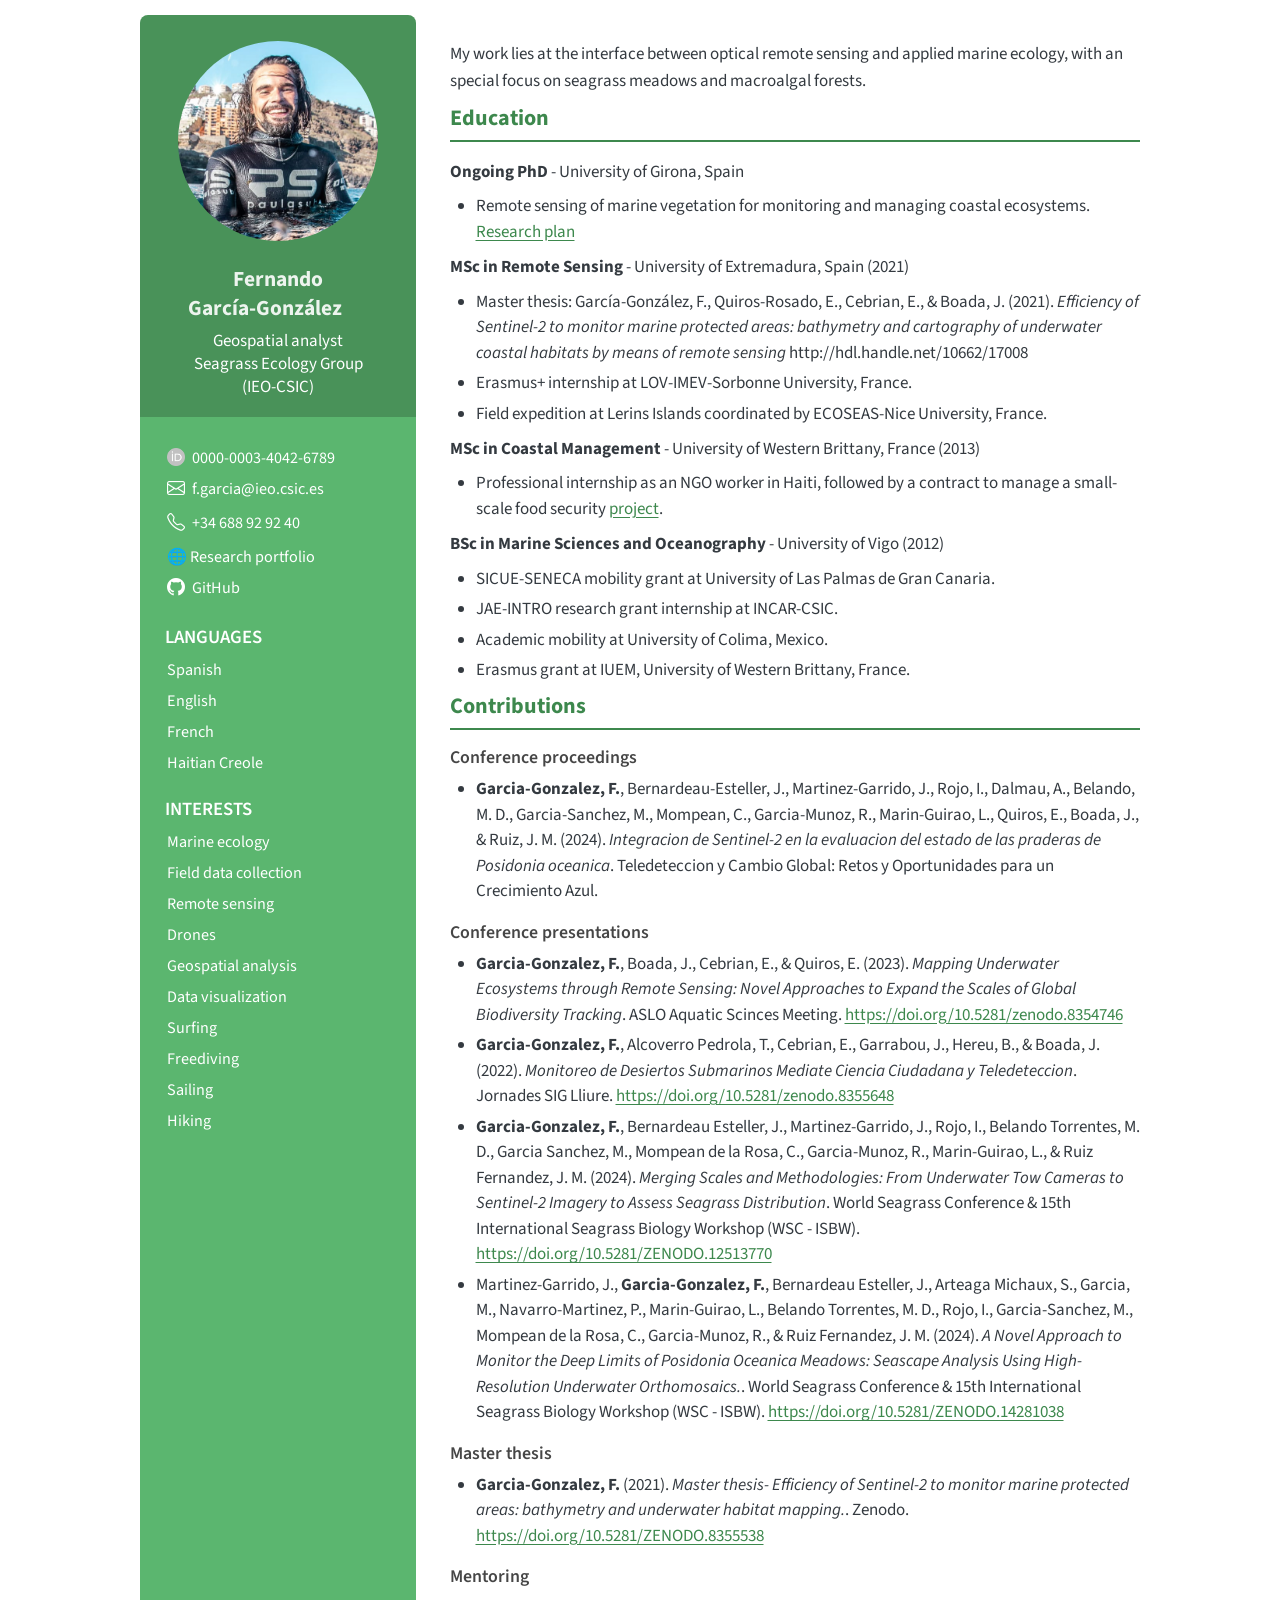
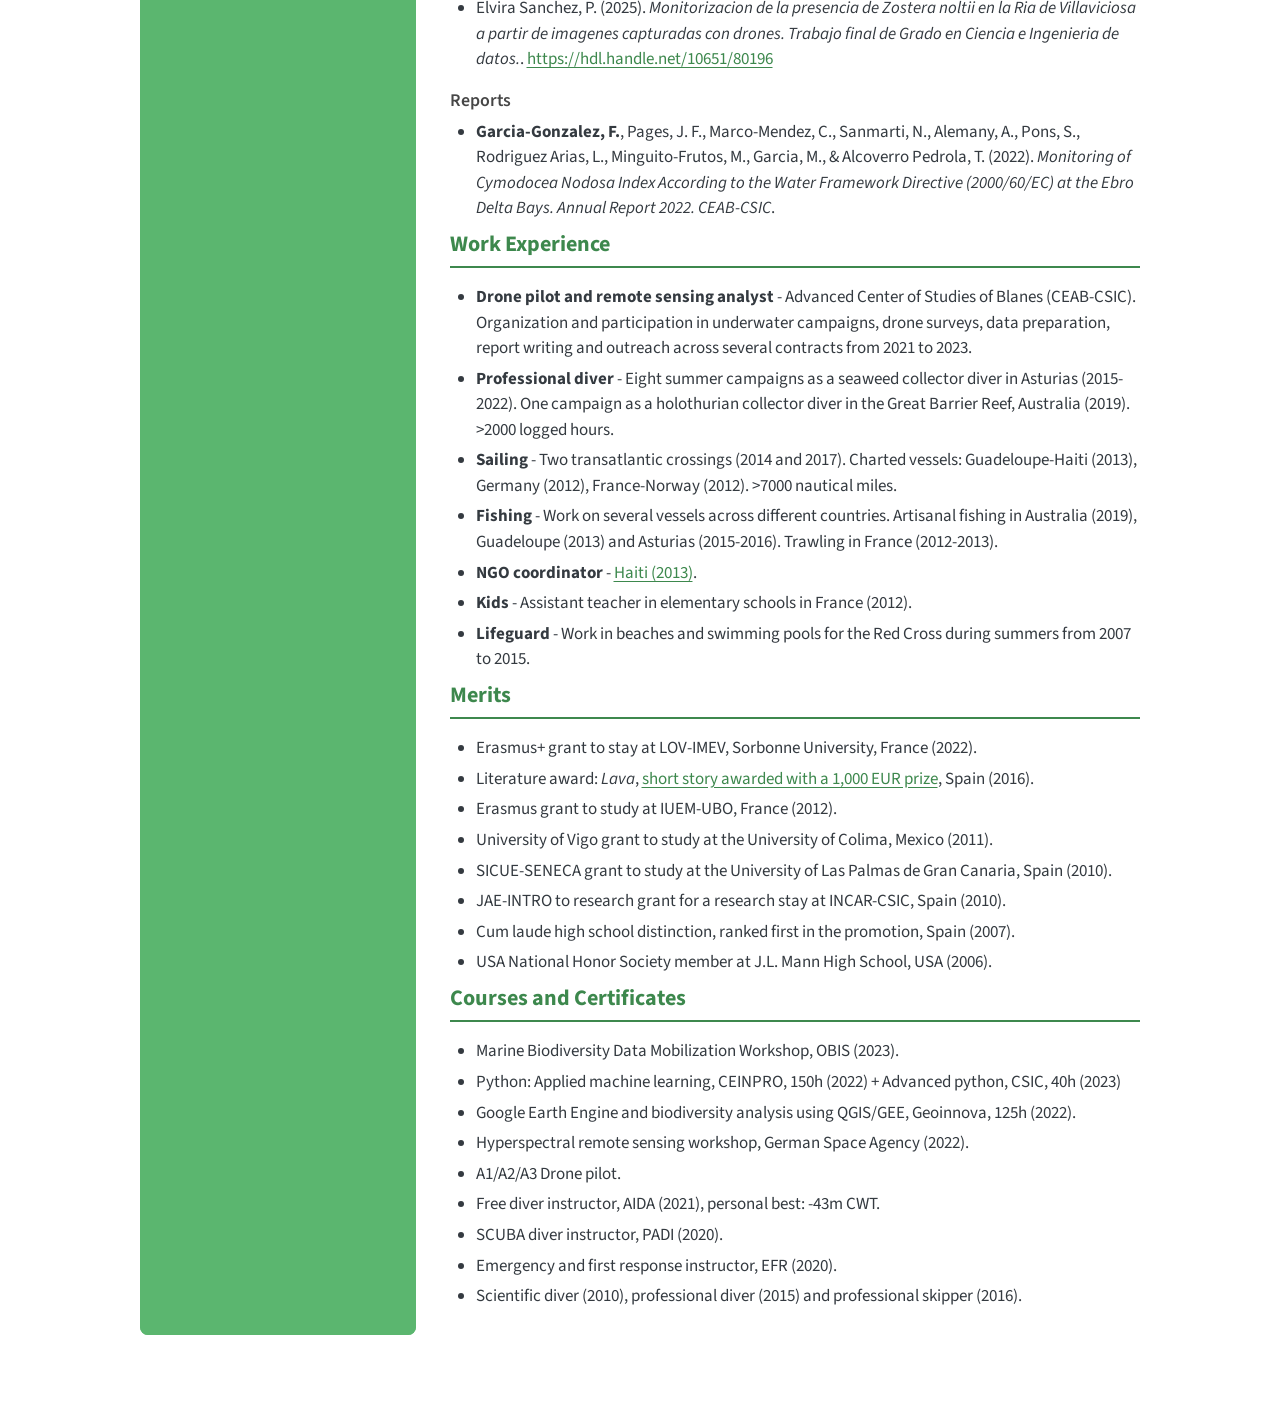
<file: docs/cv.html>
<!DOCTYPE html>
<html xmlns="http://www.w3.org/1999/xhtml" lang="en" xml:lang="en"><head>

<meta charset="utf-8">
<meta name="generator" content="quarto-1.8.26">

<meta name="viewport" content="width=device-width, initial-scale=1.0, user-scalable=yes">


<title>CV | Fernando García-González – Fer</title>
<style>
code{white-space: pre-wrap;}
span.smallcaps{font-variant: small-caps;}
div.columns{display: flex; gap: min(4vw, 1.5em);}
div.column{flex: auto; overflow-x: auto;}
div.hanging-indent{margin-left: 1.5em; text-indent: -1.5em;}
ul.task-list{list-style: none;}
ul.task-list li input[type="checkbox"] {
  width: 0.8em;
  margin: 0 0.8em 0.2em -1em; /* quarto-specific, see https://github.com/quarto-dev/quarto-cli/issues/4556 */ 
  vertical-align: middle;
}
</style>


<script src="site_libs/quarto-nav/quarto-nav.js"></script>
<script src="site_libs/quarto-nav/headroom.min.js"></script>
<link href="./assets/favicon-wave.svg" rel="icon" type="image/svg+xml">
<script src="site_libs/clipboard/clipboard.min.js"></script>
<script src="site_libs/quarto-html/quarto.js" type="module"></script>
<script src="site_libs/quarto-html/tabsets/tabsets.js" type="module"></script>
<script src="site_libs/quarto-html/axe/axe-check.js" type="module"></script>
<script src="site_libs/quarto-html/popper.min.js"></script>
<script src="site_libs/quarto-html/tippy.umd.min.js"></script>
<script src="site_libs/quarto-html/anchor.min.js"></script>
<link href="site_libs/quarto-html/tippy.css" rel="stylesheet">
<link href="site_libs/quarto-html/quarto-syntax-highlighting-587c61ba64f3a5504c4d52d930310e48.css" rel="stylesheet" id="quarto-text-highlighting-styles">
<script src="site_libs/bootstrap/bootstrap.min.js"></script>
<link href="site_libs/bootstrap/bootstrap-icons.css" rel="stylesheet">
<link href="site_libs/bootstrap/bootstrap-5b4ad623e5705c0698d39aec6f10cf02.min.css" rel="stylesheet" append-hash="true" id="quarto-bootstrap" data-mode="light">
<script id="quarto-search-options" type="application/json">{
  "language": {
    "search-no-results-text": "No results",
    "search-matching-documents-text": "matching documents",
    "search-copy-link-title": "Copy link to search",
    "search-hide-matches-text": "Hide additional matches",
    "search-more-match-text": "more match in this document",
    "search-more-matches-text": "more matches in this document",
    "search-clear-button-title": "Clear",
    "search-text-placeholder": "",
    "search-detached-cancel-button-title": "Cancel",
    "search-submit-button-title": "Submit",
    "search-label": "Search"
  }
}</script>


<link rel="stylesheet" href="styles.css">
<link rel="stylesheet" href="assets/cv.css">
</head>

<body class="quarto-light">

<div id="quarto-search-results"></div>
<!-- content -->
<div id="quarto-content" class="quarto-container page-columns page-rows-contents page-layout-full">
<!-- sidebar -->
<!-- margin-sidebar -->
    
<!-- main -->
<main class="content column-page" id="quarto-document-content"><header id="title-block-header" class="quarto-title-block"></header>




<div class="cv-container">
<div class="cv-sidebar">
<div class="cv-sidebar-top">
<p><img src="assets/freedive.jpg" class="profile-photo img-fluid"></p>
<section id="fernando-garcía-gonzález" class="level3">
<h3 class="anchored" data-anchor-id="fernando-garcía-gonzález">Fernando <br> García-González</h3>
<p>Geospatial analyst<br>
Seagrass Ecology Group<br>
(IEO-CSIC)</p>
</section>
</div>
<div class="cv-sidebar-body">
<ul>
<li><img src="assets/ORCID.png" alt="ORCID" class="contact-icon"> <a href="https://orcid.org/0000-0003-4042-6789">0000-0003-4042-6789</a></li>
<li><i class="bi bi-envelope"></i> <a href="mailto:f.garcia@ieo.csic.es">f.garcia@ieo.csic.es</a></li>
<li><i class="bi bi-telephone"></i> <a href="tel:+34688929240">+34 688 92 92 40</a></li>
<li>🌐 <a href="https://fer-at-sea.github.io">Research portfolio</a></li>
<li><i class="bi bi-github"></i> <a href="https://github.com/fer-at-sea">GitHub</a></li>
</ul>
<section id="languages" class="level2">
<h2 class="anchored" data-anchor-id="languages">LANGUAGES</h2>
<ul>
<li>Spanish</li>
<li>English</li>
<li>French</li>
<li>Haitian Creole</li>
</ul>
</section>
<section id="interests" class="level2">
<h2 class="anchored" data-anchor-id="interests">INTERESTS</h2>
<ul>
<li>Marine ecology</li>
<li>Field data collection</li>
<li>Remote sensing</li>
<li>Drones</li>
<li>Geospatial analysis</li>
<li>Data visualization</li>
<li>Surfing</li>
<li>Freediving</li>
<li>Sailing</li>
<li>Hiking</li>
</ul>
</section>
</div>
</div>
<div class="cv-main">
<p>My work lies at the interface between optical remote sensing and applied marine ecology, with an special focus on seagrass meadows and macroalgal forests.</p>
<section id="education" class="level2">
<h2 class="anchored" data-anchor-id="education">Education</h2>
<p><strong>Ongoing PhD</strong> - University of Girona, Spain</p>
<ul>
<li>Remote sensing of marine vegetation for monitoring and managing coastal ecosystems. <a href="https://fer-at-sea.github.io/phd_research_plan/">Research plan</a></li>
</ul>
<p><strong>MSc in Remote Sensing</strong> - University of Extremadura, Spain (2021)</p>
<ul>
<li>Master thesis: García-González, F., Quiros-Rosado, E., Cebrian, E., &amp; Boada, J. (2021). <em>Efficiency of Sentinel-2 to monitor marine protected areas: bathymetry and cartography of underwater coastal habitats by means of remote sensing</em> http://hdl.handle.net/10662/17008</li>
<li>Erasmus+ internship at LOV-IMEV-Sorbonne University, France.</li>
<li>Field expedition at Lerins Islands coordinated by ECOSEAS-Nice University, France.</li>
</ul>
<p><strong>MSc in Coastal Management</strong> - University of Western Brittany, France (2013)</p>
<ul>
<li>Professional internship as an NGO worker in Haiti, followed by a contract to manage a small-scale food security <a href="https://kodeanvet.wordpress.com">project</a>.</li>
</ul>
<p><strong>BSc in Marine Sciences and Oceanography</strong> - University of Vigo (2012)</p>
<ul>
<li>SICUE-SENECA mobility grant at University of Las Palmas de Gran Canaria.</li>
<li>JAE-INTRO research grant internship at INCAR-CSIC.</li>
<li>Academic mobility at University of Colima, Mexico.</li>
<li>Erasmus grant at IUEM, University of Western Brittany, France.</li>
</ul>
</section>
<section id="contributions" class="level2">
<h2 class="anchored" data-anchor-id="contributions">Contributions</h2>
<!-- AUTO-GENERATED: do not edit manually. Run scripts/generate_contributions_sections.py -->
<section id="conference-proceedings" class="level3">
<h3 class="anchored" data-anchor-id="conference-proceedings">Conference proceedings</h3>
<ul>
<li><strong>Garcia-Gonzalez, F.</strong>, Bernardeau-Esteller, J., Martinez-Garrido, J., Rojo, I., Dalmau, A., Belando, M. D., Garcia-Sanchez, M., Mompean, C., Garcia-Munoz, R., Marin-Guirao, L., Quiros, E., Boada, J., &amp; Ruiz, J. M. (2024). <em>Integracion de Sentinel-2 en la evaluacion del estado de las praderas de Posidonia oceanica</em>. Teledeteccion y Cambio Global: Retos y Oportunidades para un Crecimiento Azul.</li>
</ul>
</section>
<section id="conference-presentations" class="level3">
<h3 class="anchored" data-anchor-id="conference-presentations">Conference presentations</h3>
<ul>
<li><strong>Garcia-Gonzalez, F.</strong>, Boada, J., Cebrian, E., &amp; Quiros, E. (2023). <em>Mapping Underwater Ecosystems through Remote Sensing: Novel Approaches to Expand the Scales of Global Biodiversity Tracking</em>. ASLO Aquatic Scinces Meeting. <a href="https://doi.org/10.5281/zenodo.8354746">https://doi.org/10.5281/zenodo.8354746</a></li>
<li><strong>Garcia-Gonzalez, F.</strong>, Alcoverro Pedrola, T., Cebrian, E., Garrabou, J., Hereu, B., &amp; Boada, J. (2022). <em>Monitoreo de Desiertos Submarinos Mediate Ciencia Ciudadana y Teledeteccion</em>. Jornades SIG Lliure. <a href="https://doi.org/10.5281/zenodo.8355648">https://doi.org/10.5281/zenodo.8355648</a></li>
<li><strong>Garcia-Gonzalez, F.</strong>, Bernardeau Esteller, J., Martinez-Garrido, J., Rojo, I., Belando Torrentes, M. D., Garcia Sanchez, M., Mompean de la Rosa, C., Garcia-Munoz, R., Marin-Guirao, L., &amp; Ruiz Fernandez, J. M. (2024). <em>Merging Scales and Methodologies: From Underwater Tow Cameras to Sentinel-2 Imagery to Assess Seagrass Distribution</em>. World Seagrass Conference &amp; 15th International Seagrass Biology Workshop (WSC - ISBW). <a href="https://doi.org/10.5281/ZENODO.12513770">https://doi.org/10.5281/ZENODO.12513770</a></li>
<li>Martinez-Garrido, J., <strong>Garcia-Gonzalez, F.</strong>, Bernardeau Esteller, J., Arteaga Michaux, S., Garcia, M., Navarro-Martinez, P., Marin-Guirao, L., Belando Torrentes, M. D., Rojo, I., Garcia-Sanchez, M., Mompean de la Rosa, C., Garcia-Munoz, R., &amp; Ruiz Fernandez, J. M. (2024). <em>A Novel Approach to Monitor the Deep Limits of Posidonia Oceanica Meadows: Seascape Analysis Using High-Resolution Underwater Orthomosaics.</em>. World Seagrass Conference &amp; 15th International Seagrass Biology Workshop (WSC - ISBW). <a href="https://doi.org/10.5281/ZENODO.14281038">https://doi.org/10.5281/ZENODO.14281038</a></li>
</ul>
</section>
<section id="master-thesis" class="level3">
<h3 class="anchored" data-anchor-id="master-thesis">Master thesis</h3>
<ul>
<li><strong>Garcia-Gonzalez, F.</strong> (2021). <em>Master thesis- Efficiency of Sentinel-2 to monitor marine protected areas: bathymetry and underwater habitat mapping.</em>. Zenodo. <a href="https://doi.org/10.5281/ZENODO.8355538">https://doi.org/10.5281/ZENODO.8355538</a></li>
</ul>
</section>
<section id="mentoring" class="level3">
<h3 class="anchored" data-anchor-id="mentoring">Mentoring</h3>
<ul>
<li>Elvira Sanchez, P. (2025). <em>Monitorizacion de la presencia de Zostera noltii en la Ria de Villaviciosa a partir de imagenes capturadas con drones. Trabajo final de Grado en Ciencia e Ingenieria de datos.</em>. <a href="https://hdl.handle.net/10651/80196">https://hdl.handle.net/10651/80196</a></li>
</ul>
</section>
<section id="reports" class="level3">
<h3 class="anchored" data-anchor-id="reports">Reports</h3>
<ul>
<li><strong>Garcia-Gonzalez, F.</strong>, Pages, J. F., Marco-Mendez, C., Sanmarti, N., Alemany, A., Pons, S., Rodriguez Arias, L., Minguito-Frutos, M., Garcia, M., &amp; Alcoverro Pedrola, T. (2022). <em>Monitoring of Cymodocea Nodosa Index According to the Water Framework Directive (2000/60/EC) at the Ebro Delta Bays. Annual Report 2022. CEAB-CSIC</em>.</li>
</ul>
</section>
</section>
<section id="work-experience" class="level2">
<h2 class="anchored" data-anchor-id="work-experience">Work Experience</h2>
<ul>
<li><strong>Drone pilot and remote sensing analyst</strong> - Advanced Center of Studies of Blanes (CEAB-CSIC). Organization and participation in underwater campaigns, drone surveys, data preparation, report writing and outreach across several contracts from 2021 to 2023.</li>
<li><strong>Professional diver</strong> - Eight summer campaigns as a seaweed collector diver in Asturias (2015-2022). One campaign as a holothurian collector diver in the Great Barrier Reef, Australia (2019). &gt;2000 logged hours.</li>
<li><strong>Sailing</strong> - Two transatlantic crossings (2014 and 2017). Charted vessels: Guadeloupe-Haiti (2013), Germany (2012), France-Norway (2012). &gt;7000 nautical miles.</li>
<li><strong>Fishing</strong> - Work on several vessels across different countries. Artisanal fishing in Australia (2019), Guadeloupe (2013) and Asturias (2015-2016). Trawling in France (2012-2013).</li>
<li><strong>NGO coordinator</strong> - <a href="https://kodeanvet.wordpress.com">Haiti (2013)</a>.</li>
<li><strong>Kids</strong> - Assistant teacher in elementary schools in France (2012).</li>
<li><strong>Lifeguard</strong> - Work in beaches and swimming pools for the Red Cross during summers from 2007 to 2015.</li>
</ul>
</section>
<section id="merits" class="level2">
<h2 class="anchored" data-anchor-id="merits">Merits</h2>
<ul>
<li>Erasmus+ grant to stay at LOV-IMEV, Sorbonne University, France (2022).</li>
<li>Literature award: <em>Lava</em>, <a href="https://www.comarcajoven.com/lava-de-fernando-garcia-gonzalez-relato-ganador-del-i-premio-de-relatos-ayuntamiento-de-villaviciosa/">short story awarded with a 1,000 EUR prize</a>, Spain (2016).</li>
<li>Erasmus grant to study at IUEM-UBO, France (2012).</li>
<li>University of Vigo grant to study at the University of Colima, Mexico (2011).</li>
<li>SICUE-SENECA grant to study at the University of Las Palmas de Gran Canaria, Spain (2010).</li>
<li>JAE-INTRO to research grant for a research stay at INCAR-CSIC, Spain (2010).</li>
<li>Cum laude high school distinction, ranked first in the promotion, Spain (2007).</li>
<li>USA National Honor Society member at J.L. Mann High School, USA (2006).</li>
</ul>
</section>
<section id="courses-and-certificates" class="level2">
<h2 class="anchored" data-anchor-id="courses-and-certificates">Courses and Certificates</h2>
<ul>
<li>Marine Biodiversity Data Mobilization Workshop, OBIS (2023).</li>
<li>Python: Applied machine learning, CEINPRO, 150h (2022) + Advanced python, CSIC, 40h (2023)</li>
<li>Google Earth Engine and biodiversity analysis using QGIS/GEE, Geoinnova, 125h (2022).</li>
<li>Hyperspectral remote sensing workshop, German Space Agency (2022).</li>
<li>A1/A2/A3 Drone pilot.</li>
<li>Free diver instructor, AIDA (2021), personal best: -43m CWT.</li>
<li>SCUBA diver instructor, PADI (2020).</li>
<li>Emergency and first response instructor, EFR (2020).</li>
<li>Scientific diver (2010), professional diver (2015) and professional skipper (2016).</li>
</ul>
</section>
</div>
</div>



</main> <!-- /main -->
<script>
(function () {
  const nameRegex = /(Fernando\s+Garc(?:i|\u00ED)a-?Gonz(?:a|\u00E1)lez|Garc(?:i|\u00ED)a-?Gonz(?:a|\u00E1)lez,\s*Fernando|F\.\s*Garc(?:i|\u00ED)a-?Gonz(?:a|\u00E1)lez|Garc(?:i|\u00ED)a-?Gonz(?:a|\u00E1)lez,\s*F\.)/g;

  function boldNameInCitations() {
    const targets = document.querySelectorAll(".csl-entry, .citation");
    targets.forEach((el) => {
      const html = el.innerHTML;
      const updated = html.replace(nameRegex, "<strong>$1</strong>");
      if (updated !== html) {
        el.innerHTML = updated;
      }
    });
  }

  if (document.readyState === "loading") {
    document.addEventListener("DOMContentLoaded", boldNameInCitations);
  } else {
    boldNameInCitations();
  }
})();
</script>
<script id="quarto-html-after-body" type="application/javascript">
  window.document.addEventListener("DOMContentLoaded", function (event) {
    const icon = "";
    const anchorJS = new window.AnchorJS();
    anchorJS.options = {
      placement: 'right',
      icon: icon
    };
    anchorJS.add('.anchored');
    const isCodeAnnotation = (el) => {
      for (const clz of el.classList) {
        if (clz.startsWith('code-annotation-')) {                     
          return true;
        }
      }
      return false;
    }
    const onCopySuccess = function(e) {
      // button target
      const button = e.trigger;
      // don't keep focus
      button.blur();
      // flash "checked"
      button.classList.add('code-copy-button-checked');
      var currentTitle = button.getAttribute("title");
      button.setAttribute("title", "Copied!");
      let tooltip;
      if (window.bootstrap) {
        button.setAttribute("data-bs-toggle", "tooltip");
        button.setAttribute("data-bs-placement", "left");
        button.setAttribute("data-bs-title", "Copied!");
        tooltip = new bootstrap.Tooltip(button, 
          { trigger: "manual", 
            customClass: "code-copy-button-tooltip",
            offset: [0, -8]});
        tooltip.show();    
      }
      setTimeout(function() {
        if (tooltip) {
          tooltip.hide();
          button.removeAttribute("data-bs-title");
          button.removeAttribute("data-bs-toggle");
          button.removeAttribute("data-bs-placement");
        }
        button.setAttribute("title", currentTitle);
        button.classList.remove('code-copy-button-checked');
      }, 1000);
      // clear code selection
      e.clearSelection();
    }
    const getTextToCopy = function(trigger) {
      const outerScaffold = trigger.parentElement.cloneNode(true);
      const codeEl = outerScaffold.querySelector('code');
      for (const childEl of codeEl.children) {
        if (isCodeAnnotation(childEl)) {
          childEl.remove();
        }
      }
      return codeEl.innerText;
    }
    const clipboard = new window.ClipboardJS('.code-copy-button:not([data-in-quarto-modal])', {
      text: getTextToCopy
    });
    clipboard.on('success', onCopySuccess);
    if (window.document.getElementById('quarto-embedded-source-code-modal')) {
      const clipboardModal = new window.ClipboardJS('.code-copy-button[data-in-quarto-modal]', {
        text: getTextToCopy,
        container: window.document.getElementById('quarto-embedded-source-code-modal')
      });
      clipboardModal.on('success', onCopySuccess);
    }
      var localhostRegex = new RegExp(/^(?:http|https):\/\/localhost\:?[0-9]*\//);
      var mailtoRegex = new RegExp(/^mailto:/);
        var filterRegex = new RegExp('/' + window.location.host + '/');
      var isInternal = (href) => {
          return filterRegex.test(href) || localhostRegex.test(href) || mailtoRegex.test(href);
      }
      // Inspect non-navigation links and adorn them if external
     var links = window.document.querySelectorAll('a[href]:not(.nav-link):not(.navbar-brand):not(.toc-action):not(.sidebar-link):not(.sidebar-item-toggle):not(.pagination-link):not(.no-external):not([aria-hidden]):not(.dropdown-item):not(.quarto-navigation-tool):not(.about-link)');
      for (var i=0; i<links.length; i++) {
        const link = links[i];
        if (!isInternal(link.href)) {
          // undo the damage that might have been done by quarto-nav.js in the case of
          // links that we want to consider external
          if (link.dataset.originalHref !== undefined) {
            link.href = link.dataset.originalHref;
          }
        }
      }
    function tippyHover(el, contentFn, onTriggerFn, onUntriggerFn) {
      const config = {
        allowHTML: true,
        maxWidth: 500,
        delay: 100,
        arrow: false,
        appendTo: function(el) {
            return el.parentElement;
        },
        interactive: true,
        interactiveBorder: 10,
        theme: 'quarto',
        placement: 'bottom-start',
      };
      if (contentFn) {
        config.content = contentFn;
      }
      if (onTriggerFn) {
        config.onTrigger = onTriggerFn;
      }
      if (onUntriggerFn) {
        config.onUntrigger = onUntriggerFn;
      }
      window.tippy(el, config); 
    }
    const noterefs = window.document.querySelectorAll('a[role="doc-noteref"]');
    for (var i=0; i<noterefs.length; i++) {
      const ref = noterefs[i];
      tippyHover(ref, function() {
        // use id or data attribute instead here
        let href = ref.getAttribute('data-footnote-href') || ref.getAttribute('href');
        try { href = new URL(href).hash; } catch {}
        const id = href.replace(/^#\/?/, "");
        const note = window.document.getElementById(id);
        if (note) {
          return note.innerHTML;
        } else {
          return "";
        }
      });
    }
    const xrefs = window.document.querySelectorAll('a.quarto-xref');
    const processXRef = (id, note) => {
      // Strip column container classes
      const stripColumnClz = (el) => {
        el.classList.remove("page-full", "page-columns");
        if (el.children) {
          for (const child of el.children) {
            stripColumnClz(child);
          }
        }
      }
      stripColumnClz(note)
      if (id === null || id.startsWith('sec-')) {
        // Special case sections, only their first couple elements
        const container = document.createElement("div");
        if (note.children && note.children.length > 2) {
          container.appendChild(note.children[0].cloneNode(true));
          for (let i = 1; i < note.children.length; i++) {
            const child = note.children[i];
            if (child.tagName === "P" && child.innerText === "") {
              continue;
            } else {
              container.appendChild(child.cloneNode(true));
              break;
            }
          }
          if (window.Quarto?.typesetMath) {
            window.Quarto.typesetMath(container);
          }
          return container.innerHTML
        } else {
          if (window.Quarto?.typesetMath) {
            window.Quarto.typesetMath(note);
          }
          return note.innerHTML;
        }
      } else {
        // Remove any anchor links if they are present
        const anchorLink = note.querySelector('a.anchorjs-link');
        if (anchorLink) {
          anchorLink.remove();
        }
        if (window.Quarto?.typesetMath) {
          window.Quarto.typesetMath(note);
        }
        if (note.classList.contains("callout")) {
          return note.outerHTML;
        } else {
          return note.innerHTML;
        }
      }
    }
    for (var i=0; i<xrefs.length; i++) {
      const xref = xrefs[i];
      tippyHover(xref, undefined, function(instance) {
        instance.disable();
        let url = xref.getAttribute('href');
        let hash = undefined; 
        if (url.startsWith('#')) {
          hash = url;
        } else {
          try { hash = new URL(url).hash; } catch {}
        }
        if (hash) {
          const id = hash.replace(/^#\/?/, "");
          const note = window.document.getElementById(id);
          if (note !== null) {
            try {
              const html = processXRef(id, note.cloneNode(true));
              instance.setContent(html);
            } finally {
              instance.enable();
              instance.show();
            }
          } else {
            // See if we can fetch this
            fetch(url.split('#')[0])
            .then(res => res.text())
            .then(html => {
              const parser = new DOMParser();
              const htmlDoc = parser.parseFromString(html, "text/html");
              const note = htmlDoc.getElementById(id);
              if (note !== null) {
                const html = processXRef(id, note);
                instance.setContent(html);
              } 
            }).finally(() => {
              instance.enable();
              instance.show();
            });
          }
        } else {
          // See if we can fetch a full url (with no hash to target)
          // This is a special case and we should probably do some content thinning / targeting
          fetch(url)
          .then(res => res.text())
          .then(html => {
            const parser = new DOMParser();
            const htmlDoc = parser.parseFromString(html, "text/html");
            const note = htmlDoc.querySelector('main.content');
            if (note !== null) {
              // This should only happen for chapter cross references
              // (since there is no id in the URL)
              // remove the first header
              if (note.children.length > 0 && note.children[0].tagName === "HEADER") {
                note.children[0].remove();
              }
              const html = processXRef(null, note);
              instance.setContent(html);
            } 
          }).finally(() => {
            instance.enable();
            instance.show();
          });
        }
      }, function(instance) {
      });
    }
        let selectedAnnoteEl;
        const selectorForAnnotation = ( cell, annotation) => {
          let cellAttr = 'data-code-cell="' + cell + '"';
          let lineAttr = 'data-code-annotation="' +  annotation + '"';
          const selector = 'span[' + cellAttr + '][' + lineAttr + ']';
          return selector;
        }
        const selectCodeLines = (annoteEl) => {
          const doc = window.document;
          const targetCell = annoteEl.getAttribute("data-target-cell");
          const targetAnnotation = annoteEl.getAttribute("data-target-annotation");
          const annoteSpan = window.document.querySelector(selectorForAnnotation(targetCell, targetAnnotation));
          const lines = annoteSpan.getAttribute("data-code-lines").split(",");
          const lineIds = lines.map((line) => {
            return targetCell + "-" + line;
          })
          let top = null;
          let height = null;
          let parent = null;
          if (lineIds.length > 0) {
              //compute the position of the single el (top and bottom and make a div)
              const el = window.document.getElementById(lineIds[0]);
              top = el.offsetTop;
              height = el.offsetHeight;
              parent = el.parentElement.parentElement;
            if (lineIds.length > 1) {
              const lastEl = window.document.getElementById(lineIds[lineIds.length - 1]);
              const bottom = lastEl.offsetTop + lastEl.offsetHeight;
              height = bottom - top;
            }
            if (top !== null && height !== null && parent !== null) {
              // cook up a div (if necessary) and position it 
              let div = window.document.getElementById("code-annotation-line-highlight");
              if (div === null) {
                div = window.document.createElement("div");
                div.setAttribute("id", "code-annotation-line-highlight");
                div.style.position = 'absolute';
                parent.appendChild(div);
              }
              div.style.top = top - 2 + "px";
              div.style.height = height + 4 + "px";
              div.style.left = 0;
              let gutterDiv = window.document.getElementById("code-annotation-line-highlight-gutter");
              if (gutterDiv === null) {
                gutterDiv = window.document.createElement("div");
                gutterDiv.setAttribute("id", "code-annotation-line-highlight-gutter");
                gutterDiv.style.position = 'absolute';
                const codeCell = window.document.getElementById(targetCell);
                const gutter = codeCell.querySelector('.code-annotation-gutter');
                gutter.appendChild(gutterDiv);
              }
              gutterDiv.style.top = top - 2 + "px";
              gutterDiv.style.height = height + 4 + "px";
            }
            selectedAnnoteEl = annoteEl;
          }
        };
        const unselectCodeLines = () => {
          const elementsIds = ["code-annotation-line-highlight", "code-annotation-line-highlight-gutter"];
          elementsIds.forEach((elId) => {
            const div = window.document.getElementById(elId);
            if (div) {
              div.remove();
            }
          });
          selectedAnnoteEl = undefined;
        };
          // Handle positioning of the toggle
      window.addEventListener(
        "resize",
        throttle(() => {
          elRect = undefined;
          if (selectedAnnoteEl) {
            selectCodeLines(selectedAnnoteEl);
          }
        }, 10)
      );
      function throttle(fn, ms) {
      let throttle = false;
      let timer;
        return (...args) => {
          if(!throttle) { // first call gets through
              fn.apply(this, args);
              throttle = true;
          } else { // all the others get throttled
              if(timer) clearTimeout(timer); // cancel #2
              timer = setTimeout(() => {
                fn.apply(this, args);
                timer = throttle = false;
              }, ms);
          }
        };
      }
        // Attach click handler to the DT
        const annoteDls = window.document.querySelectorAll('dt[data-target-cell]');
        for (const annoteDlNode of annoteDls) {
          annoteDlNode.addEventListener('click', (event) => {
            const clickedEl = event.target;
            if (clickedEl !== selectedAnnoteEl) {
              unselectCodeLines();
              const activeEl = window.document.querySelector('dt[data-target-cell].code-annotation-active');
              if (activeEl) {
                activeEl.classList.remove('code-annotation-active');
              }
              selectCodeLines(clickedEl);
              clickedEl.classList.add('code-annotation-active');
            } else {
              // Unselect the line
              unselectCodeLines();
              clickedEl.classList.remove('code-annotation-active');
            }
          });
        }
    const findCites = (el) => {
      const parentEl = el.parentElement;
      if (parentEl) {
        const cites = parentEl.dataset.cites;
        if (cites) {
          return {
            el,
            cites: cites.split(' ')
          };
        } else {
          return findCites(el.parentElement)
        }
      } else {
        return undefined;
      }
    };
    var bibliorefs = window.document.querySelectorAll('a[role="doc-biblioref"]');
    for (var i=0; i<bibliorefs.length; i++) {
      const ref = bibliorefs[i];
      const citeInfo = findCites(ref);
      if (citeInfo) {
        tippyHover(citeInfo.el, function() {
          var popup = window.document.createElement('div');
          citeInfo.cites.forEach(function(cite) {
            var citeDiv = window.document.createElement('div');
            citeDiv.classList.add('hanging-indent');
            citeDiv.classList.add('csl-entry');
            var biblioDiv = window.document.getElementById('ref-' + cite);
            if (biblioDiv) {
              citeDiv.innerHTML = biblioDiv.innerHTML;
            }
            popup.appendChild(citeDiv);
          });
          return popup.innerHTML;
        });
      }
    }
  });
  </script>
</div> <!-- /content -->
<footer class="footer">
  <div class="nav-footer">
    <div class="nav-footer-left">
      &nbsp;
    </div>   
    <div class="nav-footer-center">
<p><a href="https://github.com/fer-at-sea" target="_blank" rel="noopener" title="GitHub"><i class="bi bi-github" style="font-size:1.3rem;"></i></a>   <a href="https://orcid.org/0000-0003-4042-6789" target="_blank" rel="noopener" title="ORCID"><img src="./assets/ORCID.png" alt="ORCID" style="height:1.3rem;vertical-align:-0.15em;"></a>   <a href="mailto:f.garcia@ieo.csic.es" title="Email"><i class="bi bi-envelope" style="font-size:1.3rem;"></i></a> <br>fer-at-sea</p>
</div>
    <div class="nav-footer-right">
      &nbsp;
    </div>
  </div>
</footer>




</body></html>
</file>
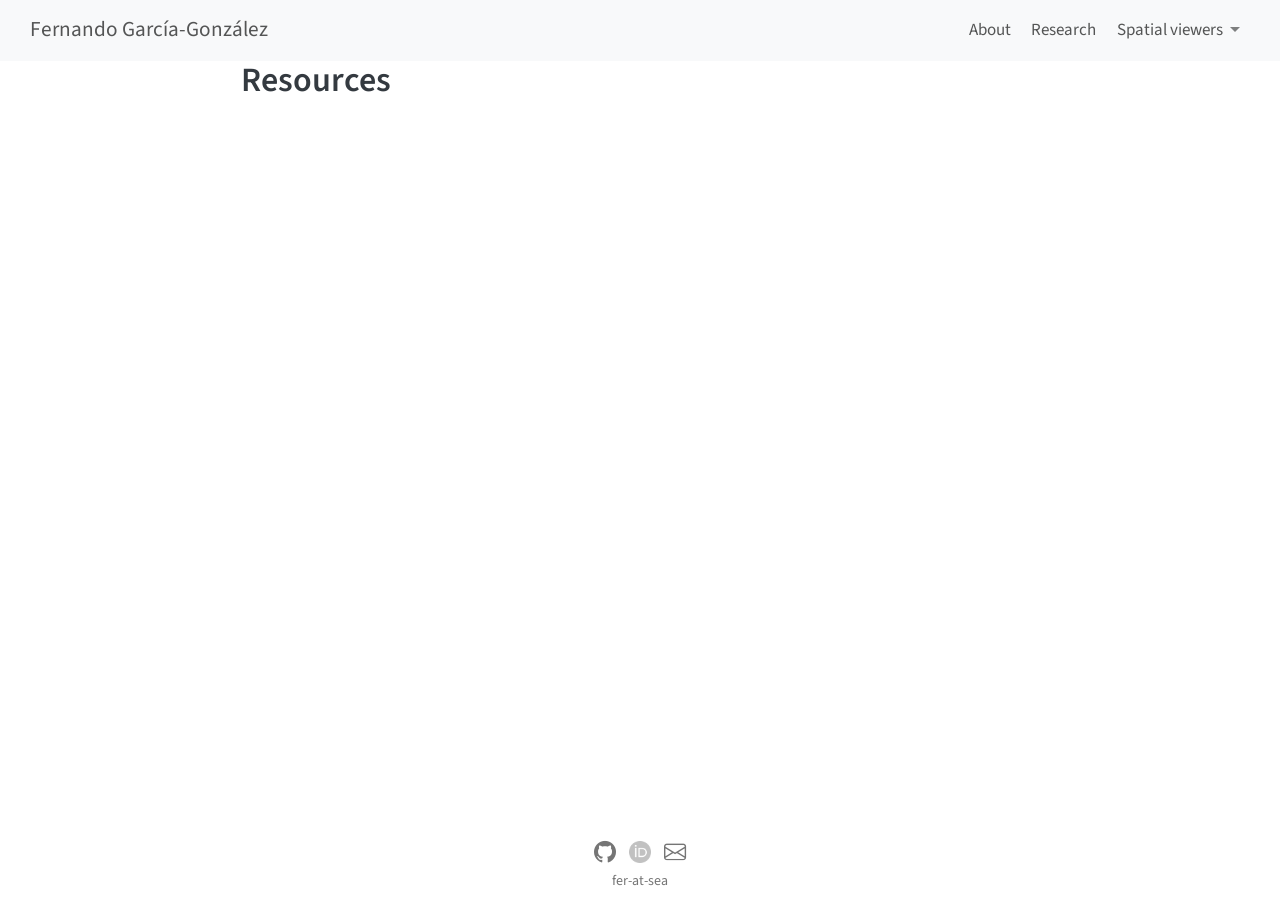
<file: docs/resources.html>
<!DOCTYPE html>
<html xmlns="http://www.w3.org/1999/xhtml" lang="en" xml:lang="en"><head>

<meta charset="utf-8">
<meta name="generator" content="quarto-1.8.26">

<meta name="viewport" content="width=device-width, initial-scale=1.0, user-scalable=yes">


<title>Resources – Fer</title>
<style>
code{white-space: pre-wrap;}
span.smallcaps{font-variant: small-caps;}
div.columns{display: flex; gap: min(4vw, 1.5em);}
div.column{flex: auto; overflow-x: auto;}
div.hanging-indent{margin-left: 1.5em; text-indent: -1.5em;}
ul.task-list{list-style: none;}
ul.task-list li input[type="checkbox"] {
  width: 0.8em;
  margin: 0 0.8em 0.2em -1em; /* quarto-specific, see https://github.com/quarto-dev/quarto-cli/issues/4556 */ 
  vertical-align: middle;
}
</style>


<script src="site_libs/quarto-nav/quarto-nav.js"></script>
<script src="site_libs/quarto-nav/headroom.min.js"></script>
<link href="./assets/favicon-wave.svg" rel="icon" type="image/svg+xml">
<script src="site_libs/clipboard/clipboard.min.js"></script>
<script src="site_libs/quarto-html/quarto.js" type="module"></script>
<script src="site_libs/quarto-html/tabsets/tabsets.js" type="module"></script>
<script src="site_libs/quarto-html/axe/axe-check.js" type="module"></script>
<script src="site_libs/quarto-html/popper.min.js"></script>
<script src="site_libs/quarto-html/tippy.umd.min.js"></script>
<script src="site_libs/quarto-html/anchor.min.js"></script>
<link href="site_libs/quarto-html/tippy.css" rel="stylesheet">
<link href="site_libs/quarto-html/quarto-syntax-highlighting-587c61ba64f3a5504c4d52d930310e48.css" rel="stylesheet" id="quarto-text-highlighting-styles">
<script src="site_libs/bootstrap/bootstrap.min.js"></script>
<link href="site_libs/bootstrap/bootstrap-icons.css" rel="stylesheet">
<link href="site_libs/bootstrap/bootstrap-5b4ad623e5705c0698d39aec6f10cf02.min.css" rel="stylesheet" append-hash="true" id="quarto-bootstrap" data-mode="light">
<script id="quarto-search-options" type="application/json">{
  "language": {
    "search-no-results-text": "No results",
    "search-matching-documents-text": "matching documents",
    "search-copy-link-title": "Copy link to search",
    "search-hide-matches-text": "Hide additional matches",
    "search-more-match-text": "more match in this document",
    "search-more-matches-text": "more matches in this document",
    "search-clear-button-title": "Clear",
    "search-text-placeholder": "",
    "search-detached-cancel-button-title": "Cancel",
    "search-submit-button-title": "Submit",
    "search-label": "Search"
  }
}</script>


<link rel="stylesheet" href="styles.css">
</head>

<body class="nav-fixed fullcontent quarto-light">

<div id="quarto-search-results"></div>
  <header id="quarto-header" class="headroom fixed-top">
    <nav class="navbar navbar-expand-lg " data-bs-theme="dark">
      <div class="navbar-container container-fluid">
      <div class="navbar-brand-container mx-auto">
    <a class="navbar-brand" href="./index.html">
    <span class="navbar-title">Fernando García-González</span>
    </a>
  </div>
          <button class="navbar-toggler" type="button" data-bs-toggle="collapse" data-bs-target="#navbarCollapse" aria-controls="navbarCollapse" role="menu" aria-expanded="false" aria-label="Toggle navigation" onclick="if (window.quartoToggleHeadroom) { window.quartoToggleHeadroom(); }">
  <span class="navbar-toggler-icon"></span>
</button>
          <div class="collapse navbar-collapse" id="navbarCollapse">
            <ul class="navbar-nav navbar-nav-scroll ms-auto">
  <li class="nav-item">
    <a class="nav-link" href="./about.html"> 
<span class="menu-text">About</span></a>
  </li>  
  <li class="nav-item">
    <a class="nav-link" href="./contributions.html"> 
<span class="menu-text">Research</span></a>
  </li>  
  <li class="nav-item dropdown ">
    <a class="nav-link dropdown-toggle" href="#" id="nav-menu-spatial-viewers" role="link" data-bs-toggle="dropdown" aria-expanded="false">
 <span class="menu-text">Spatial viewers</span>
    </a>
    <ul class="dropdown-menu dropdown-menu-end" aria-labelledby="nav-menu-spatial-viewers">    
        <li>
    <a class="dropdown-item" href="https://coastal-ai.github.io/GEAM_GEODATABASE/">
 <span class="dropdown-text">GEAM GEODABASE</span></a>
  </li>  
        <li>
    <a class="dropdown-item" href="https://coastal-ai.github.io/CoastalDroneMaps/">
 <span class="dropdown-text">CoastalDroneMaps</span></a>
  </li>  
        <li>
    <a class="dropdown-item" href="https://fer-at-sea.github.io/mataro_swipe_map/">
 <span class="dropdown-text">Mataro Swipe Map</span></a>
  </li>  
    </ul>
  </li>
</ul>
          </div> <!-- /navcollapse -->
            <div class="quarto-navbar-tools">
</div>
      </div> <!-- /container-fluid -->
    </nav>
</header>
<!-- content -->
<div id="quarto-content" class="quarto-container page-columns page-rows-contents page-layout-article page-navbar">
<!-- sidebar -->
<!-- margin-sidebar -->
    
<!-- main -->
<main class="content" id="quarto-document-content">

<header id="title-block-header" class="quarto-title-block default">
<div class="quarto-title">
<h1 class="title">Resources</h1>
</div>



<div class="quarto-title-meta">

    
  
    
  </div>
  


</header>


<!-- Add your resources here -->



</main> <!-- /main -->
<script>
(function () {
  const nameRegex = /(Fernando\s+Garc(?:i|\u00ED)a-?Gonz(?:a|\u00E1)lez|Garc(?:i|\u00ED)a-?Gonz(?:a|\u00E1)lez,\s*Fernando|F\.\s*Garc(?:i|\u00ED)a-?Gonz(?:a|\u00E1)lez|Garc(?:i|\u00ED)a-?Gonz(?:a|\u00E1)lez,\s*F\.)/g;

  function boldNameInCitations() {
    const targets = document.querySelectorAll(".csl-entry, .citation");
    targets.forEach((el) => {
      const html = el.innerHTML;
      const updated = html.replace(nameRegex, "<strong>$1</strong>");
      if (updated !== html) {
        el.innerHTML = updated;
      }
    });
  }

  if (document.readyState === "loading") {
    document.addEventListener("DOMContentLoaded", boldNameInCitations);
  } else {
    boldNameInCitations();
  }
})();
</script>
<script id="quarto-html-after-body" type="application/javascript">
  window.document.addEventListener("DOMContentLoaded", function (event) {
    const icon = "";
    const anchorJS = new window.AnchorJS();
    anchorJS.options = {
      placement: 'right',
      icon: icon
    };
    anchorJS.add('.anchored');
    const isCodeAnnotation = (el) => {
      for (const clz of el.classList) {
        if (clz.startsWith('code-annotation-')) {                     
          return true;
        }
      }
      return false;
    }
    const onCopySuccess = function(e) {
      // button target
      const button = e.trigger;
      // don't keep focus
      button.blur();
      // flash "checked"
      button.classList.add('code-copy-button-checked');
      var currentTitle = button.getAttribute("title");
      button.setAttribute("title", "Copied!");
      let tooltip;
      if (window.bootstrap) {
        button.setAttribute("data-bs-toggle", "tooltip");
        button.setAttribute("data-bs-placement", "left");
        button.setAttribute("data-bs-title", "Copied!");
        tooltip = new bootstrap.Tooltip(button, 
          { trigger: "manual", 
            customClass: "code-copy-button-tooltip",
            offset: [0, -8]});
        tooltip.show();    
      }
      setTimeout(function() {
        if (tooltip) {
          tooltip.hide();
          button.removeAttribute("data-bs-title");
          button.removeAttribute("data-bs-toggle");
          button.removeAttribute("data-bs-placement");
        }
        button.setAttribute("title", currentTitle);
        button.classList.remove('code-copy-button-checked');
      }, 1000);
      // clear code selection
      e.clearSelection();
    }
    const getTextToCopy = function(trigger) {
      const outerScaffold = trigger.parentElement.cloneNode(true);
      const codeEl = outerScaffold.querySelector('code');
      for (const childEl of codeEl.children) {
        if (isCodeAnnotation(childEl)) {
          childEl.remove();
        }
      }
      return codeEl.innerText;
    }
    const clipboard = new window.ClipboardJS('.code-copy-button:not([data-in-quarto-modal])', {
      text: getTextToCopy
    });
    clipboard.on('success', onCopySuccess);
    if (window.document.getElementById('quarto-embedded-source-code-modal')) {
      const clipboardModal = new window.ClipboardJS('.code-copy-button[data-in-quarto-modal]', {
        text: getTextToCopy,
        container: window.document.getElementById('quarto-embedded-source-code-modal')
      });
      clipboardModal.on('success', onCopySuccess);
    }
      var localhostRegex = new RegExp(/^(?:http|https):\/\/localhost\:?[0-9]*\//);
      var mailtoRegex = new RegExp(/^mailto:/);
        var filterRegex = new RegExp('/' + window.location.host + '/');
      var isInternal = (href) => {
          return filterRegex.test(href) || localhostRegex.test(href) || mailtoRegex.test(href);
      }
      // Inspect non-navigation links and adorn them if external
     var links = window.document.querySelectorAll('a[href]:not(.nav-link):not(.navbar-brand):not(.toc-action):not(.sidebar-link):not(.sidebar-item-toggle):not(.pagination-link):not(.no-external):not([aria-hidden]):not(.dropdown-item):not(.quarto-navigation-tool):not(.about-link)');
      for (var i=0; i<links.length; i++) {
        const link = links[i];
        if (!isInternal(link.href)) {
          // undo the damage that might have been done by quarto-nav.js in the case of
          // links that we want to consider external
          if (link.dataset.originalHref !== undefined) {
            link.href = link.dataset.originalHref;
          }
        }
      }
    function tippyHover(el, contentFn, onTriggerFn, onUntriggerFn) {
      const config = {
        allowHTML: true,
        maxWidth: 500,
        delay: 100,
        arrow: false,
        appendTo: function(el) {
            return el.parentElement;
        },
        interactive: true,
        interactiveBorder: 10,
        theme: 'quarto',
        placement: 'bottom-start',
      };
      if (contentFn) {
        config.content = contentFn;
      }
      if (onTriggerFn) {
        config.onTrigger = onTriggerFn;
      }
      if (onUntriggerFn) {
        config.onUntrigger = onUntriggerFn;
      }
      window.tippy(el, config); 
    }
    const noterefs = window.document.querySelectorAll('a[role="doc-noteref"]');
    for (var i=0; i<noterefs.length; i++) {
      const ref = noterefs[i];
      tippyHover(ref, function() {
        // use id or data attribute instead here
        let href = ref.getAttribute('data-footnote-href') || ref.getAttribute('href');
        try { href = new URL(href).hash; } catch {}
        const id = href.replace(/^#\/?/, "");
        const note = window.document.getElementById(id);
        if (note) {
          return note.innerHTML;
        } else {
          return "";
        }
      });
    }
    const xrefs = window.document.querySelectorAll('a.quarto-xref');
    const processXRef = (id, note) => {
      // Strip column container classes
      const stripColumnClz = (el) => {
        el.classList.remove("page-full", "page-columns");
        if (el.children) {
          for (const child of el.children) {
            stripColumnClz(child);
          }
        }
      }
      stripColumnClz(note)
      if (id === null || id.startsWith('sec-')) {
        // Special case sections, only their first couple elements
        const container = document.createElement("div");
        if (note.children && note.children.length > 2) {
          container.appendChild(note.children[0].cloneNode(true));
          for (let i = 1; i < note.children.length; i++) {
            const child = note.children[i];
            if (child.tagName === "P" && child.innerText === "") {
              continue;
            } else {
              container.appendChild(child.cloneNode(true));
              break;
            }
          }
          if (window.Quarto?.typesetMath) {
            window.Quarto.typesetMath(container);
          }
          return container.innerHTML
        } else {
          if (window.Quarto?.typesetMath) {
            window.Quarto.typesetMath(note);
          }
          return note.innerHTML;
        }
      } else {
        // Remove any anchor links if they are present
        const anchorLink = note.querySelector('a.anchorjs-link');
        if (anchorLink) {
          anchorLink.remove();
        }
        if (window.Quarto?.typesetMath) {
          window.Quarto.typesetMath(note);
        }
        if (note.classList.contains("callout")) {
          return note.outerHTML;
        } else {
          return note.innerHTML;
        }
      }
    }
    for (var i=0; i<xrefs.length; i++) {
      const xref = xrefs[i];
      tippyHover(xref, undefined, function(instance) {
        instance.disable();
        let url = xref.getAttribute('href');
        let hash = undefined; 
        if (url.startsWith('#')) {
          hash = url;
        } else {
          try { hash = new URL(url).hash; } catch {}
        }
        if (hash) {
          const id = hash.replace(/^#\/?/, "");
          const note = window.document.getElementById(id);
          if (note !== null) {
            try {
              const html = processXRef(id, note.cloneNode(true));
              instance.setContent(html);
            } finally {
              instance.enable();
              instance.show();
            }
          } else {
            // See if we can fetch this
            fetch(url.split('#')[0])
            .then(res => res.text())
            .then(html => {
              const parser = new DOMParser();
              const htmlDoc = parser.parseFromString(html, "text/html");
              const note = htmlDoc.getElementById(id);
              if (note !== null) {
                const html = processXRef(id, note);
                instance.setContent(html);
              } 
            }).finally(() => {
              instance.enable();
              instance.show();
            });
          }
        } else {
          // See if we can fetch a full url (with no hash to target)
          // This is a special case and we should probably do some content thinning / targeting
          fetch(url)
          .then(res => res.text())
          .then(html => {
            const parser = new DOMParser();
            const htmlDoc = parser.parseFromString(html, "text/html");
            const note = htmlDoc.querySelector('main.content');
            if (note !== null) {
              // This should only happen for chapter cross references
              // (since there is no id in the URL)
              // remove the first header
              if (note.children.length > 0 && note.children[0].tagName === "HEADER") {
                note.children[0].remove();
              }
              const html = processXRef(null, note);
              instance.setContent(html);
            } 
          }).finally(() => {
            instance.enable();
            instance.show();
          });
        }
      }, function(instance) {
      });
    }
        let selectedAnnoteEl;
        const selectorForAnnotation = ( cell, annotation) => {
          let cellAttr = 'data-code-cell="' + cell + '"';
          let lineAttr = 'data-code-annotation="' +  annotation + '"';
          const selector = 'span[' + cellAttr + '][' + lineAttr + ']';
          return selector;
        }
        const selectCodeLines = (annoteEl) => {
          const doc = window.document;
          const targetCell = annoteEl.getAttribute("data-target-cell");
          const targetAnnotation = annoteEl.getAttribute("data-target-annotation");
          const annoteSpan = window.document.querySelector(selectorForAnnotation(targetCell, targetAnnotation));
          const lines = annoteSpan.getAttribute("data-code-lines").split(",");
          const lineIds = lines.map((line) => {
            return targetCell + "-" + line;
          })
          let top = null;
          let height = null;
          let parent = null;
          if (lineIds.length > 0) {
              //compute the position of the single el (top and bottom and make a div)
              const el = window.document.getElementById(lineIds[0]);
              top = el.offsetTop;
              height = el.offsetHeight;
              parent = el.parentElement.parentElement;
            if (lineIds.length > 1) {
              const lastEl = window.document.getElementById(lineIds[lineIds.length - 1]);
              const bottom = lastEl.offsetTop + lastEl.offsetHeight;
              height = bottom - top;
            }
            if (top !== null && height !== null && parent !== null) {
              // cook up a div (if necessary) and position it 
              let div = window.document.getElementById("code-annotation-line-highlight");
              if (div === null) {
                div = window.document.createElement("div");
                div.setAttribute("id", "code-annotation-line-highlight");
                div.style.position = 'absolute';
                parent.appendChild(div);
              }
              div.style.top = top - 2 + "px";
              div.style.height = height + 4 + "px";
              div.style.left = 0;
              let gutterDiv = window.document.getElementById("code-annotation-line-highlight-gutter");
              if (gutterDiv === null) {
                gutterDiv = window.document.createElement("div");
                gutterDiv.setAttribute("id", "code-annotation-line-highlight-gutter");
                gutterDiv.style.position = 'absolute';
                const codeCell = window.document.getElementById(targetCell);
                const gutter = codeCell.querySelector('.code-annotation-gutter');
                gutter.appendChild(gutterDiv);
              }
              gutterDiv.style.top = top - 2 + "px";
              gutterDiv.style.height = height + 4 + "px";
            }
            selectedAnnoteEl = annoteEl;
          }
        };
        const unselectCodeLines = () => {
          const elementsIds = ["code-annotation-line-highlight", "code-annotation-line-highlight-gutter"];
          elementsIds.forEach((elId) => {
            const div = window.document.getElementById(elId);
            if (div) {
              div.remove();
            }
          });
          selectedAnnoteEl = undefined;
        };
          // Handle positioning of the toggle
      window.addEventListener(
        "resize",
        throttle(() => {
          elRect = undefined;
          if (selectedAnnoteEl) {
            selectCodeLines(selectedAnnoteEl);
          }
        }, 10)
      );
      function throttle(fn, ms) {
      let throttle = false;
      let timer;
        return (...args) => {
          if(!throttle) { // first call gets through
              fn.apply(this, args);
              throttle = true;
          } else { // all the others get throttled
              if(timer) clearTimeout(timer); // cancel #2
              timer = setTimeout(() => {
                fn.apply(this, args);
                timer = throttle = false;
              }, ms);
          }
        };
      }
        // Attach click handler to the DT
        const annoteDls = window.document.querySelectorAll('dt[data-target-cell]');
        for (const annoteDlNode of annoteDls) {
          annoteDlNode.addEventListener('click', (event) => {
            const clickedEl = event.target;
            if (clickedEl !== selectedAnnoteEl) {
              unselectCodeLines();
              const activeEl = window.document.querySelector('dt[data-target-cell].code-annotation-active');
              if (activeEl) {
                activeEl.classList.remove('code-annotation-active');
              }
              selectCodeLines(clickedEl);
              clickedEl.classList.add('code-annotation-active');
            } else {
              // Unselect the line
              unselectCodeLines();
              clickedEl.classList.remove('code-annotation-active');
            }
          });
        }
    const findCites = (el) => {
      const parentEl = el.parentElement;
      if (parentEl) {
        const cites = parentEl.dataset.cites;
        if (cites) {
          return {
            el,
            cites: cites.split(' ')
          };
        } else {
          return findCites(el.parentElement)
        }
      } else {
        return undefined;
      }
    };
    var bibliorefs = window.document.querySelectorAll('a[role="doc-biblioref"]');
    for (var i=0; i<bibliorefs.length; i++) {
      const ref = bibliorefs[i];
      const citeInfo = findCites(ref);
      if (citeInfo) {
        tippyHover(citeInfo.el, function() {
          var popup = window.document.createElement('div');
          citeInfo.cites.forEach(function(cite) {
            var citeDiv = window.document.createElement('div');
            citeDiv.classList.add('hanging-indent');
            citeDiv.classList.add('csl-entry');
            var biblioDiv = window.document.getElementById('ref-' + cite);
            if (biblioDiv) {
              citeDiv.innerHTML = biblioDiv.innerHTML;
            }
            popup.appendChild(citeDiv);
          });
          return popup.innerHTML;
        });
      }
    }
  });
  </script>
</div> <!-- /content -->
<footer class="footer">
  <div class="nav-footer">
    <div class="nav-footer-left">
      &nbsp;
    </div>   
    <div class="nav-footer-center">
<p><a href="https://github.com/fer-at-sea" target="_blank" rel="noopener" title="GitHub"><i class="bi bi-github" style="font-size:1.3rem;"></i></a>   <a href="https://orcid.org/0000-0003-4042-6789" target="_blank" rel="noopener" title="ORCID"><img src="./assets/ORCID.png" alt="ORCID" style="height:1.3rem;vertical-align:-0.15em;"></a>   <a href="mailto:f.garcia@ieo.csic.es" title="Email"><i class="bi bi-envelope" style="font-size:1.3rem;"></i></a> <br>fer-at-sea</p>
</div>
    <div class="nav-footer-right">
      &nbsp;
    </div>
  </div>
</footer>




</body></html>
</file>
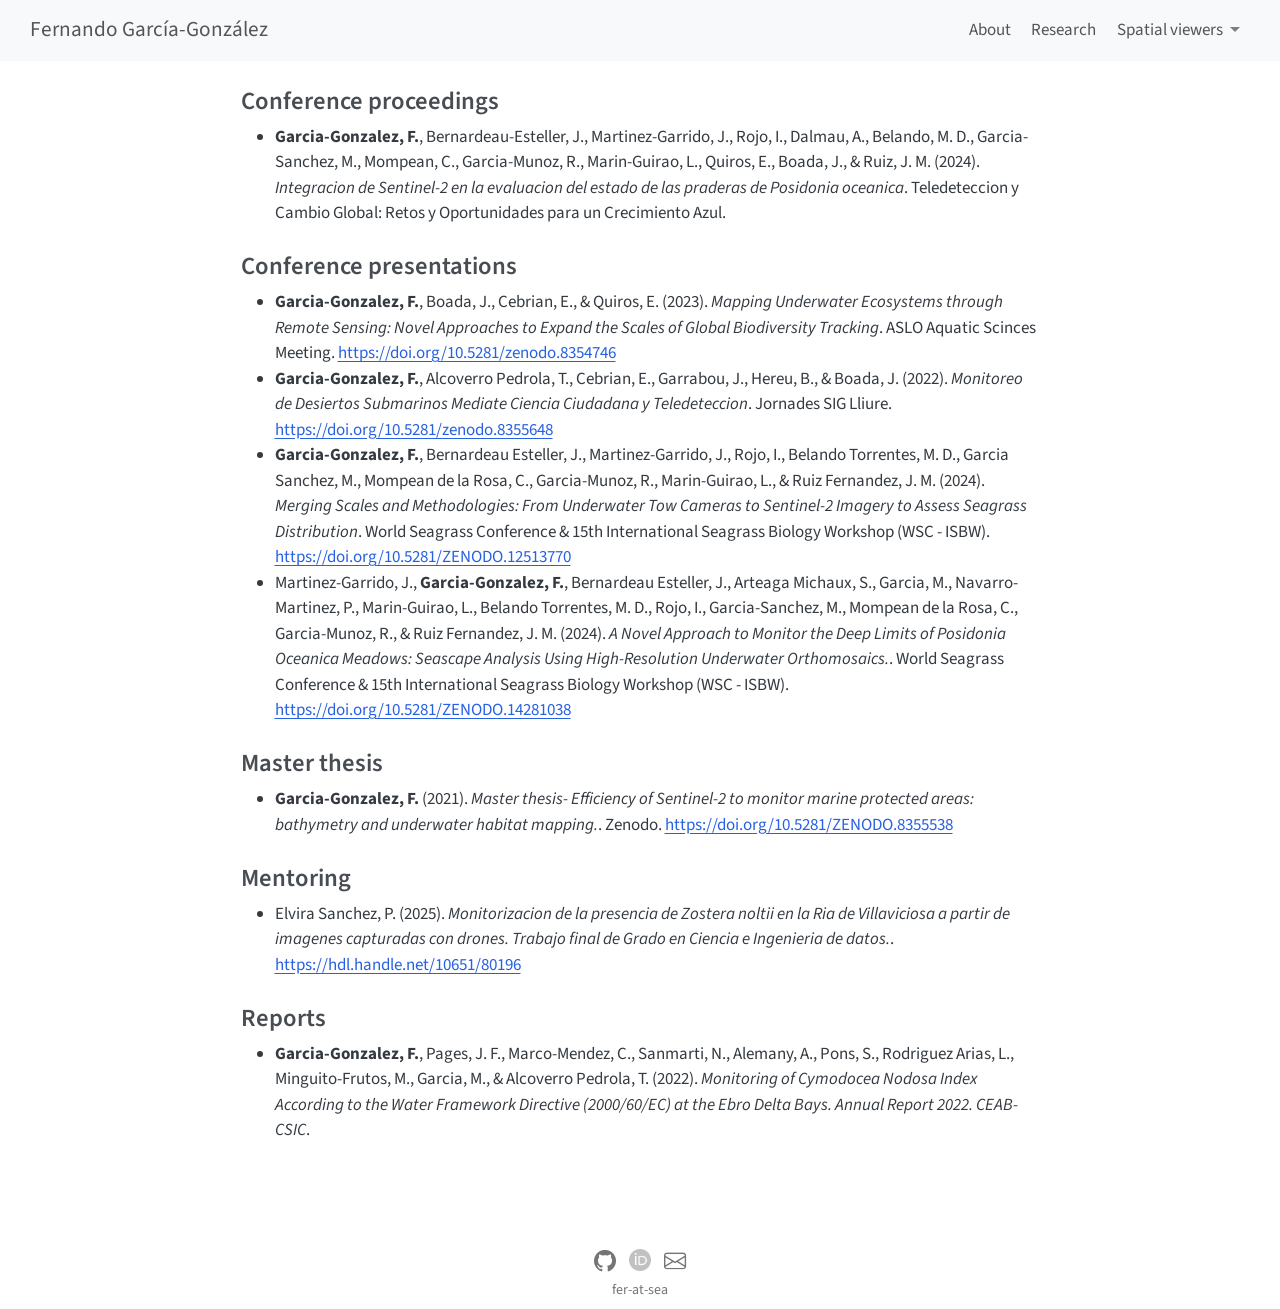
<file: docs/assets/contributions_auto.html>
<!DOCTYPE html>
<html xmlns="http://www.w3.org/1999/xhtml" lang="en" xml:lang="en"><head>

<meta charset="utf-8">
<meta name="generator" content="quarto-1.8.26">

<meta name="viewport" content="width=device-width, initial-scale=1.0, user-scalable=yes">


<title>contributions_auto – Fer</title>
<style>
code{white-space: pre-wrap;}
span.smallcaps{font-variant: small-caps;}
div.columns{display: flex; gap: min(4vw, 1.5em);}
div.column{flex: auto; overflow-x: auto;}
div.hanging-indent{margin-left: 1.5em; text-indent: -1.5em;}
ul.task-list{list-style: none;}
ul.task-list li input[type="checkbox"] {
  width: 0.8em;
  margin: 0 0.8em 0.2em -1em; /* quarto-specific, see https://github.com/quarto-dev/quarto-cli/issues/4556 */ 
  vertical-align: middle;
}
</style>


<script src="../site_libs/quarto-nav/quarto-nav.js"></script>
<script src="../site_libs/quarto-nav/headroom.min.js"></script>
<link href="../assets/favicon-wave.svg" rel="icon" type="image/svg+xml">
<script src="../site_libs/clipboard/clipboard.min.js"></script>
<script src="../site_libs/quarto-html/quarto.js" type="module"></script>
<script src="../site_libs/quarto-html/tabsets/tabsets.js" type="module"></script>
<script src="../site_libs/quarto-html/axe/axe-check.js" type="module"></script>
<script src="../site_libs/quarto-html/popper.min.js"></script>
<script src="../site_libs/quarto-html/tippy.umd.min.js"></script>
<script src="../site_libs/quarto-html/anchor.min.js"></script>
<link href="../site_libs/quarto-html/tippy.css" rel="stylesheet">
<link href="../site_libs/quarto-html/quarto-syntax-highlighting-587c61ba64f3a5504c4d52d930310e48.css" rel="stylesheet" id="quarto-text-highlighting-styles">
<script src="../site_libs/bootstrap/bootstrap.min.js"></script>
<link href="../site_libs/bootstrap/bootstrap-icons.css" rel="stylesheet">
<link href="../site_libs/bootstrap/bootstrap-5b4ad623e5705c0698d39aec6f10cf02.min.css" rel="stylesheet" append-hash="true" id="quarto-bootstrap" data-mode="light">
<script id="quarto-search-options" type="application/json">{
  "language": {
    "search-no-results-text": "No results",
    "search-matching-documents-text": "matching documents",
    "search-copy-link-title": "Copy link to search",
    "search-hide-matches-text": "Hide additional matches",
    "search-more-match-text": "more match in this document",
    "search-more-matches-text": "more matches in this document",
    "search-clear-button-title": "Clear",
    "search-text-placeholder": "",
    "search-detached-cancel-button-title": "Cancel",
    "search-submit-button-title": "Submit",
    "search-label": "Search"
  }
}</script>


<link rel="stylesheet" href="../styles.css">
</head>

<body class="nav-fixed fullcontent quarto-light">

<div id="quarto-search-results"></div>
  <header id="quarto-header" class="headroom fixed-top">
    <nav class="navbar navbar-expand-lg " data-bs-theme="dark">
      <div class="navbar-container container-fluid">
      <div class="navbar-brand-container mx-auto">
    <a class="navbar-brand" href="../index.html">
    <span class="navbar-title">Fernando García-González</span>
    </a>
  </div>
          <button class="navbar-toggler" type="button" data-bs-toggle="collapse" data-bs-target="#navbarCollapse" aria-controls="navbarCollapse" role="menu" aria-expanded="false" aria-label="Toggle navigation" onclick="if (window.quartoToggleHeadroom) { window.quartoToggleHeadroom(); }">
  <span class="navbar-toggler-icon"></span>
</button>
          <div class="collapse navbar-collapse" id="navbarCollapse">
            <ul class="navbar-nav navbar-nav-scroll ms-auto">
  <li class="nav-item">
    <a class="nav-link" href="../about.html"> 
<span class="menu-text">About</span></a>
  </li>  
  <li class="nav-item">
    <a class="nav-link" href="../contributions.html"> 
<span class="menu-text">Research</span></a>
  </li>  
  <li class="nav-item dropdown ">
    <a class="nav-link dropdown-toggle" href="#" id="nav-menu-spatial-viewers" role="link" data-bs-toggle="dropdown" aria-expanded="false">
 <span class="menu-text">Spatial viewers</span>
    </a>
    <ul class="dropdown-menu dropdown-menu-end" aria-labelledby="nav-menu-spatial-viewers">    
        <li>
    <a class="dropdown-item" href="https://coastal-ai.github.io/GEAM_GEODATABASE/">
 <span class="dropdown-text">GEAM GEODABASE</span></a>
  </li>  
        <li>
    <a class="dropdown-item" href="https://coastal-ai.github.io/CoastalDroneMaps/">
 <span class="dropdown-text">CoastalDroneMaps</span></a>
  </li>  
        <li>
    <a class="dropdown-item" href="https://fer-at-sea.github.io/mataro_swipe_map/">
 <span class="dropdown-text">Mataro Swipe Map</span></a>
  </li>  
    </ul>
  </li>
</ul>
          </div> <!-- /navcollapse -->
            <div class="quarto-navbar-tools">
</div>
      </div> <!-- /container-fluid -->
    </nav>
</header>
<!-- content -->
<div id="quarto-content" class="quarto-container page-columns page-rows-contents page-layout-article page-navbar">
<!-- sidebar -->
<!-- margin-sidebar -->
    
<!-- main -->
<main class="content" id="quarto-document-content"><header id="title-block-header" class="quarto-title-block"></header>




<!-- AUTO-GENERATED: do not edit manually. Run scripts/generate_contributions_sections.py -->
<section id="conference-proceedings" class="level3">
<h3 class="anchored" data-anchor-id="conference-proceedings">Conference proceedings</h3>
<ul>
<li><strong>Garcia-Gonzalez, F.</strong>, Bernardeau-Esteller, J., Martinez-Garrido, J., Rojo, I., Dalmau, A., Belando, M. D., Garcia-Sanchez, M., Mompean, C., Garcia-Munoz, R., Marin-Guirao, L., Quiros, E., Boada, J., &amp; Ruiz, J. M. (2024). <em>Integracion de Sentinel-2 en la evaluacion del estado de las praderas de Posidonia oceanica</em>. Teledeteccion y Cambio Global: Retos y Oportunidades para un Crecimiento Azul.</li>
</ul>
</section>
<section id="conference-presentations" class="level3">
<h3 class="anchored" data-anchor-id="conference-presentations">Conference presentations</h3>
<ul>
<li><strong>Garcia-Gonzalez, F.</strong>, Boada, J., Cebrian, E., &amp; Quiros, E. (2023). <em>Mapping Underwater Ecosystems through Remote Sensing: Novel Approaches to Expand the Scales of Global Biodiversity Tracking</em>. ASLO Aquatic Scinces Meeting. <a href="https://doi.org/10.5281/zenodo.8354746">https://doi.org/10.5281/zenodo.8354746</a></li>
<li><strong>Garcia-Gonzalez, F.</strong>, Alcoverro Pedrola, T., Cebrian, E., Garrabou, J., Hereu, B., &amp; Boada, J. (2022). <em>Monitoreo de Desiertos Submarinos Mediate Ciencia Ciudadana y Teledeteccion</em>. Jornades SIG Lliure. <a href="https://doi.org/10.5281/zenodo.8355648">https://doi.org/10.5281/zenodo.8355648</a></li>
<li><strong>Garcia-Gonzalez, F.</strong>, Bernardeau Esteller, J., Martinez-Garrido, J., Rojo, I., Belando Torrentes, M. D., Garcia Sanchez, M., Mompean de la Rosa, C., Garcia-Munoz, R., Marin-Guirao, L., &amp; Ruiz Fernandez, J. M. (2024). <em>Merging Scales and Methodologies: From Underwater Tow Cameras to Sentinel-2 Imagery to Assess Seagrass Distribution</em>. World Seagrass Conference &amp; 15th International Seagrass Biology Workshop (WSC - ISBW). <a href="https://doi.org/10.5281/ZENODO.12513770">https://doi.org/10.5281/ZENODO.12513770</a></li>
<li>Martinez-Garrido, J., <strong>Garcia-Gonzalez, F.</strong>, Bernardeau Esteller, J., Arteaga Michaux, S., Garcia, M., Navarro-Martinez, P., Marin-Guirao, L., Belando Torrentes, M. D., Rojo, I., Garcia-Sanchez, M., Mompean de la Rosa, C., Garcia-Munoz, R., &amp; Ruiz Fernandez, J. M. (2024). <em>A Novel Approach to Monitor the Deep Limits of Posidonia Oceanica Meadows: Seascape Analysis Using High-Resolution Underwater Orthomosaics.</em>. World Seagrass Conference &amp; 15th International Seagrass Biology Workshop (WSC - ISBW). <a href="https://doi.org/10.5281/ZENODO.14281038">https://doi.org/10.5281/ZENODO.14281038</a></li>
</ul>
</section>
<section id="master-thesis" class="level3">
<h3 class="anchored" data-anchor-id="master-thesis">Master thesis</h3>
<ul>
<li><strong>Garcia-Gonzalez, F.</strong> (2021). <em>Master thesis- Efficiency of Sentinel-2 to monitor marine protected areas: bathymetry and underwater habitat mapping.</em>. Zenodo. <a href="https://doi.org/10.5281/ZENODO.8355538">https://doi.org/10.5281/ZENODO.8355538</a></li>
</ul>
</section>
<section id="mentoring" class="level3">
<h3 class="anchored" data-anchor-id="mentoring">Mentoring</h3>
<ul>
<li>Elvira Sanchez, P. (2025). <em>Monitorizacion de la presencia de Zostera noltii en la Ria de Villaviciosa a partir de imagenes capturadas con drones. Trabajo final de Grado en Ciencia e Ingenieria de datos.</em>. <a href="https://hdl.handle.net/10651/80196">https://hdl.handle.net/10651/80196</a></li>
</ul>
</section>
<section id="reports" class="level3">
<h3 class="anchored" data-anchor-id="reports">Reports</h3>
<ul>
<li><strong>Garcia-Gonzalez, F.</strong>, Pages, J. F., Marco-Mendez, C., Sanmarti, N., Alemany, A., Pons, S., Rodriguez Arias, L., Minguito-Frutos, M., Garcia, M., &amp; Alcoverro Pedrola, T. (2022). <em>Monitoring of Cymodocea Nodosa Index According to the Water Framework Directive (2000/60/EC) at the Ebro Delta Bays. Annual Report 2022. CEAB-CSIC</em>.</li>
</ul>


</section>

</main> <!-- /main -->
<script>
(function () {
  const nameRegex = /(Fernando\s+Garc(?:i|\u00ED)a-?Gonz(?:a|\u00E1)lez|Garc(?:i|\u00ED)a-?Gonz(?:a|\u00E1)lez,\s*Fernando|F\.\s*Garc(?:i|\u00ED)a-?Gonz(?:a|\u00E1)lez|Garc(?:i|\u00ED)a-?Gonz(?:a|\u00E1)lez,\s*F\.)/g;

  function boldNameInCitations() {
    const targets = document.querySelectorAll(".csl-entry, .citation");
    targets.forEach((el) => {
      const html = el.innerHTML;
      const updated = html.replace(nameRegex, "<strong>$1</strong>");
      if (updated !== html) {
        el.innerHTML = updated;
      }
    });
  }

  if (document.readyState === "loading") {
    document.addEventListener("DOMContentLoaded", boldNameInCitations);
  } else {
    boldNameInCitations();
  }
})();
</script>
<script id="quarto-html-after-body" type="application/javascript">
  window.document.addEventListener("DOMContentLoaded", function (event) {
    const icon = "";
    const anchorJS = new window.AnchorJS();
    anchorJS.options = {
      placement: 'right',
      icon: icon
    };
    anchorJS.add('.anchored');
    const isCodeAnnotation = (el) => {
      for (const clz of el.classList) {
        if (clz.startsWith('code-annotation-')) {                     
          return true;
        }
      }
      return false;
    }
    const onCopySuccess = function(e) {
      // button target
      const button = e.trigger;
      // don't keep focus
      button.blur();
      // flash "checked"
      button.classList.add('code-copy-button-checked');
      var currentTitle = button.getAttribute("title");
      button.setAttribute("title", "Copied!");
      let tooltip;
      if (window.bootstrap) {
        button.setAttribute("data-bs-toggle", "tooltip");
        button.setAttribute("data-bs-placement", "left");
        button.setAttribute("data-bs-title", "Copied!");
        tooltip = new bootstrap.Tooltip(button, 
          { trigger: "manual", 
            customClass: "code-copy-button-tooltip",
            offset: [0, -8]});
        tooltip.show();    
      }
      setTimeout(function() {
        if (tooltip) {
          tooltip.hide();
          button.removeAttribute("data-bs-title");
          button.removeAttribute("data-bs-toggle");
          button.removeAttribute("data-bs-placement");
        }
        button.setAttribute("title", currentTitle);
        button.classList.remove('code-copy-button-checked');
      }, 1000);
      // clear code selection
      e.clearSelection();
    }
    const getTextToCopy = function(trigger) {
      const outerScaffold = trigger.parentElement.cloneNode(true);
      const codeEl = outerScaffold.querySelector('code');
      for (const childEl of codeEl.children) {
        if (isCodeAnnotation(childEl)) {
          childEl.remove();
        }
      }
      return codeEl.innerText;
    }
    const clipboard = new window.ClipboardJS('.code-copy-button:not([data-in-quarto-modal])', {
      text: getTextToCopy
    });
    clipboard.on('success', onCopySuccess);
    if (window.document.getElementById('quarto-embedded-source-code-modal')) {
      const clipboardModal = new window.ClipboardJS('.code-copy-button[data-in-quarto-modal]', {
        text: getTextToCopy,
        container: window.document.getElementById('quarto-embedded-source-code-modal')
      });
      clipboardModal.on('success', onCopySuccess);
    }
      var localhostRegex = new RegExp(/^(?:http|https):\/\/localhost\:?[0-9]*\//);
      var mailtoRegex = new RegExp(/^mailto:/);
        var filterRegex = new RegExp('/' + window.location.host + '/');
      var isInternal = (href) => {
          return filterRegex.test(href) || localhostRegex.test(href) || mailtoRegex.test(href);
      }
      // Inspect non-navigation links and adorn them if external
     var links = window.document.querySelectorAll('a[href]:not(.nav-link):not(.navbar-brand):not(.toc-action):not(.sidebar-link):not(.sidebar-item-toggle):not(.pagination-link):not(.no-external):not([aria-hidden]):not(.dropdown-item):not(.quarto-navigation-tool):not(.about-link)');
      for (var i=0; i<links.length; i++) {
        const link = links[i];
        if (!isInternal(link.href)) {
          // undo the damage that might have been done by quarto-nav.js in the case of
          // links that we want to consider external
          if (link.dataset.originalHref !== undefined) {
            link.href = link.dataset.originalHref;
          }
        }
      }
    function tippyHover(el, contentFn, onTriggerFn, onUntriggerFn) {
      const config = {
        allowHTML: true,
        maxWidth: 500,
        delay: 100,
        arrow: false,
        appendTo: function(el) {
            return el.parentElement;
        },
        interactive: true,
        interactiveBorder: 10,
        theme: 'quarto',
        placement: 'bottom-start',
      };
      if (contentFn) {
        config.content = contentFn;
      }
      if (onTriggerFn) {
        config.onTrigger = onTriggerFn;
      }
      if (onUntriggerFn) {
        config.onUntrigger = onUntriggerFn;
      }
      window.tippy(el, config); 
    }
    const noterefs = window.document.querySelectorAll('a[role="doc-noteref"]');
    for (var i=0; i<noterefs.length; i++) {
      const ref = noterefs[i];
      tippyHover(ref, function() {
        // use id or data attribute instead here
        let href = ref.getAttribute('data-footnote-href') || ref.getAttribute('href');
        try { href = new URL(href).hash; } catch {}
        const id = href.replace(/^#\/?/, "");
        const note = window.document.getElementById(id);
        if (note) {
          return note.innerHTML;
        } else {
          return "";
        }
      });
    }
    const xrefs = window.document.querySelectorAll('a.quarto-xref');
    const processXRef = (id, note) => {
      // Strip column container classes
      const stripColumnClz = (el) => {
        el.classList.remove("page-full", "page-columns");
        if (el.children) {
          for (const child of el.children) {
            stripColumnClz(child);
          }
        }
      }
      stripColumnClz(note)
      if (id === null || id.startsWith('sec-')) {
        // Special case sections, only their first couple elements
        const container = document.createElement("div");
        if (note.children && note.children.length > 2) {
          container.appendChild(note.children[0].cloneNode(true));
          for (let i = 1; i < note.children.length; i++) {
            const child = note.children[i];
            if (child.tagName === "P" && child.innerText === "") {
              continue;
            } else {
              container.appendChild(child.cloneNode(true));
              break;
            }
          }
          if (window.Quarto?.typesetMath) {
            window.Quarto.typesetMath(container);
          }
          return container.innerHTML
        } else {
          if (window.Quarto?.typesetMath) {
            window.Quarto.typesetMath(note);
          }
          return note.innerHTML;
        }
      } else {
        // Remove any anchor links if they are present
        const anchorLink = note.querySelector('a.anchorjs-link');
        if (anchorLink) {
          anchorLink.remove();
        }
        if (window.Quarto?.typesetMath) {
          window.Quarto.typesetMath(note);
        }
        if (note.classList.contains("callout")) {
          return note.outerHTML;
        } else {
          return note.innerHTML;
        }
      }
    }
    for (var i=0; i<xrefs.length; i++) {
      const xref = xrefs[i];
      tippyHover(xref, undefined, function(instance) {
        instance.disable();
        let url = xref.getAttribute('href');
        let hash = undefined; 
        if (url.startsWith('#')) {
          hash = url;
        } else {
          try { hash = new URL(url).hash; } catch {}
        }
        if (hash) {
          const id = hash.replace(/^#\/?/, "");
          const note = window.document.getElementById(id);
          if (note !== null) {
            try {
              const html = processXRef(id, note.cloneNode(true));
              instance.setContent(html);
            } finally {
              instance.enable();
              instance.show();
            }
          } else {
            // See if we can fetch this
            fetch(url.split('#')[0])
            .then(res => res.text())
            .then(html => {
              const parser = new DOMParser();
              const htmlDoc = parser.parseFromString(html, "text/html");
              const note = htmlDoc.getElementById(id);
              if (note !== null) {
                const html = processXRef(id, note);
                instance.setContent(html);
              } 
            }).finally(() => {
              instance.enable();
              instance.show();
            });
          }
        } else {
          // See if we can fetch a full url (with no hash to target)
          // This is a special case and we should probably do some content thinning / targeting
          fetch(url)
          .then(res => res.text())
          .then(html => {
            const parser = new DOMParser();
            const htmlDoc = parser.parseFromString(html, "text/html");
            const note = htmlDoc.querySelector('main.content');
            if (note !== null) {
              // This should only happen for chapter cross references
              // (since there is no id in the URL)
              // remove the first header
              if (note.children.length > 0 && note.children[0].tagName === "HEADER") {
                note.children[0].remove();
              }
              const html = processXRef(null, note);
              instance.setContent(html);
            } 
          }).finally(() => {
            instance.enable();
            instance.show();
          });
        }
      }, function(instance) {
      });
    }
        let selectedAnnoteEl;
        const selectorForAnnotation = ( cell, annotation) => {
          let cellAttr = 'data-code-cell="' + cell + '"';
          let lineAttr = 'data-code-annotation="' +  annotation + '"';
          const selector = 'span[' + cellAttr + '][' + lineAttr + ']';
          return selector;
        }
        const selectCodeLines = (annoteEl) => {
          const doc = window.document;
          const targetCell = annoteEl.getAttribute("data-target-cell");
          const targetAnnotation = annoteEl.getAttribute("data-target-annotation");
          const annoteSpan = window.document.querySelector(selectorForAnnotation(targetCell, targetAnnotation));
          const lines = annoteSpan.getAttribute("data-code-lines").split(",");
          const lineIds = lines.map((line) => {
            return targetCell + "-" + line;
          })
          let top = null;
          let height = null;
          let parent = null;
          if (lineIds.length > 0) {
              //compute the position of the single el (top and bottom and make a div)
              const el = window.document.getElementById(lineIds[0]);
              top = el.offsetTop;
              height = el.offsetHeight;
              parent = el.parentElement.parentElement;
            if (lineIds.length > 1) {
              const lastEl = window.document.getElementById(lineIds[lineIds.length - 1]);
              const bottom = lastEl.offsetTop + lastEl.offsetHeight;
              height = bottom - top;
            }
            if (top !== null && height !== null && parent !== null) {
              // cook up a div (if necessary) and position it 
              let div = window.document.getElementById("code-annotation-line-highlight");
              if (div === null) {
                div = window.document.createElement("div");
                div.setAttribute("id", "code-annotation-line-highlight");
                div.style.position = 'absolute';
                parent.appendChild(div);
              }
              div.style.top = top - 2 + "px";
              div.style.height = height + 4 + "px";
              div.style.left = 0;
              let gutterDiv = window.document.getElementById("code-annotation-line-highlight-gutter");
              if (gutterDiv === null) {
                gutterDiv = window.document.createElement("div");
                gutterDiv.setAttribute("id", "code-annotation-line-highlight-gutter");
                gutterDiv.style.position = 'absolute';
                const codeCell = window.document.getElementById(targetCell);
                const gutter = codeCell.querySelector('.code-annotation-gutter');
                gutter.appendChild(gutterDiv);
              }
              gutterDiv.style.top = top - 2 + "px";
              gutterDiv.style.height = height + 4 + "px";
            }
            selectedAnnoteEl = annoteEl;
          }
        };
        const unselectCodeLines = () => {
          const elementsIds = ["code-annotation-line-highlight", "code-annotation-line-highlight-gutter"];
          elementsIds.forEach((elId) => {
            const div = window.document.getElementById(elId);
            if (div) {
              div.remove();
            }
          });
          selectedAnnoteEl = undefined;
        };
          // Handle positioning of the toggle
      window.addEventListener(
        "resize",
        throttle(() => {
          elRect = undefined;
          if (selectedAnnoteEl) {
            selectCodeLines(selectedAnnoteEl);
          }
        }, 10)
      );
      function throttle(fn, ms) {
      let throttle = false;
      let timer;
        return (...args) => {
          if(!throttle) { // first call gets through
              fn.apply(this, args);
              throttle = true;
          } else { // all the others get throttled
              if(timer) clearTimeout(timer); // cancel #2
              timer = setTimeout(() => {
                fn.apply(this, args);
                timer = throttle = false;
              }, ms);
          }
        };
      }
        // Attach click handler to the DT
        const annoteDls = window.document.querySelectorAll('dt[data-target-cell]');
        for (const annoteDlNode of annoteDls) {
          annoteDlNode.addEventListener('click', (event) => {
            const clickedEl = event.target;
            if (clickedEl !== selectedAnnoteEl) {
              unselectCodeLines();
              const activeEl = window.document.querySelector('dt[data-target-cell].code-annotation-active');
              if (activeEl) {
                activeEl.classList.remove('code-annotation-active');
              }
              selectCodeLines(clickedEl);
              clickedEl.classList.add('code-annotation-active');
            } else {
              // Unselect the line
              unselectCodeLines();
              clickedEl.classList.remove('code-annotation-active');
            }
          });
        }
    const findCites = (el) => {
      const parentEl = el.parentElement;
      if (parentEl) {
        const cites = parentEl.dataset.cites;
        if (cites) {
          return {
            el,
            cites: cites.split(' ')
          };
        } else {
          return findCites(el.parentElement)
        }
      } else {
        return undefined;
      }
    };
    var bibliorefs = window.document.querySelectorAll('a[role="doc-biblioref"]');
    for (var i=0; i<bibliorefs.length; i++) {
      const ref = bibliorefs[i];
      const citeInfo = findCites(ref);
      if (citeInfo) {
        tippyHover(citeInfo.el, function() {
          var popup = window.document.createElement('div');
          citeInfo.cites.forEach(function(cite) {
            var citeDiv = window.document.createElement('div');
            citeDiv.classList.add('hanging-indent');
            citeDiv.classList.add('csl-entry');
            var biblioDiv = window.document.getElementById('ref-' + cite);
            if (biblioDiv) {
              citeDiv.innerHTML = biblioDiv.innerHTML;
            }
            popup.appendChild(citeDiv);
          });
          return popup.innerHTML;
        });
      }
    }
  });
  </script>
</div> <!-- /content -->
<footer class="footer">
  <div class="nav-footer">
    <div class="nav-footer-left">
      &nbsp;
    </div>   
    <div class="nav-footer-center">
<p><a href="https://github.com/fer-at-sea" target="_blank" rel="noopener" title="GitHub"><i class="bi bi-github" style="font-size:1.3rem;"></i></a>   <a href="https://orcid.org/0000-0003-4042-6789" target="_blank" rel="noopener" title="ORCID"><img src="../assets/ORCID.png" alt="ORCID" style="height:1.3rem;vertical-align:-0.15em;"></a>   <a href="mailto:f.garcia@ieo.csic.es" title="Email"><i class="bi bi-envelope" style="font-size:1.3rem;"></i></a> <br>fer-at-sea</p>
</div>
    <div class="nav-footer-right">
      &nbsp;
    </div>
  </div>
</footer>




</body></html>
</file>
<file: docs/site_libs/quarto-html/tippy.css>
.tippy-box[data-animation=fade][data-state=hidden]{opacity:0}[data-tippy-root]{max-width:calc(100vw - 10px)}.tippy-box{position:relative;background-color:#333;color:#fff;border-radius:4px;font-size:14px;line-height:1.4;white-space:normal;outline:0;transition-property:transform,visibility,opacity}.tippy-box[data-placement^=top]>.tippy-arrow{bottom:0}.tippy-box[data-placement^=top]>.tippy-arrow:before{bottom:-7px;left:0;border-width:8px 8px 0;border-top-color:initial;transform-origin:center top}.tippy-box[data-placement^=bottom]>.tippy-arrow{top:0}.tippy-box[data-placement^=bottom]>.tippy-arrow:before{top:-7px;left:0;border-width:0 8px 8px;border-bottom-color:initial;transform-origin:center bottom}.tippy-box[data-placement^=left]>.tippy-arrow{right:0}.tippy-box[data-placement^=left]>.tippy-arrow:before{border-width:8px 0 8px 8px;border-left-color:initial;right:-7px;transform-origin:center left}.tippy-box[data-placement^=right]>.tippy-arrow{left:0}.tippy-box[data-placement^=right]>.tippy-arrow:before{left:-7px;border-width:8px 8px 8px 0;border-right-color:initial;transform-origin:center right}.tippy-box[data-inertia][data-state=visible]{transition-timing-function:cubic-bezier(.54,1.5,.38,1.11)}.tippy-arrow{width:16px;height:16px;color:#333}.tippy-arrow:before{content:"";position:absolute;border-color:transparent;border-style:solid}.tippy-content{position:relative;padding:5px 9px;z-index:1}
</file>
<file: docs/site_libs/quarto-html/quarto-syntax-highlighting-587c61ba64f3a5504c4d52d930310e48.css>
/* quarto syntax highlight colors */
:root {
  --quarto-hl-ot-color: #003B4F;
  --quarto-hl-at-color: #657422;
  --quarto-hl-ss-color: #20794D;
  --quarto-hl-an-color: #5E5E5E;
  --quarto-hl-fu-color: #4758AB;
  --quarto-hl-st-color: #20794D;
  --quarto-hl-cf-color: #003B4F;
  --quarto-hl-op-color: #5E5E5E;
  --quarto-hl-er-color: #AD0000;
  --quarto-hl-bn-color: #AD0000;
  --quarto-hl-al-color: #AD0000;
  --quarto-hl-va-color: #111111;
  --quarto-hl-bu-color: inherit;
  --quarto-hl-ex-color: inherit;
  --quarto-hl-pp-color: #AD0000;
  --quarto-hl-in-color: #5E5E5E;
  --quarto-hl-vs-color: #20794D;
  --quarto-hl-wa-color: #5E5E5E;
  --quarto-hl-do-color: #5E5E5E;
  --quarto-hl-im-color: #00769E;
  --quarto-hl-ch-color: #20794D;
  --quarto-hl-dt-color: #AD0000;
  --quarto-hl-fl-color: #AD0000;
  --quarto-hl-co-color: #5E5E5E;
  --quarto-hl-cv-color: #5E5E5E;
  --quarto-hl-cn-color: #8f5902;
  --quarto-hl-sc-color: #5E5E5E;
  --quarto-hl-dv-color: #AD0000;
  --quarto-hl-kw-color: #003B4F;
}

/* other quarto variables */
:root {
  --quarto-font-monospace: SFMono-Regular, Menlo, Monaco, Consolas, "Liberation Mono", "Courier New", monospace;
}

/* syntax highlight based on Pandoc's rules */
pre > code.sourceCode > span {
  color: #003B4F;
}

code.sourceCode > span {
  color: #003B4F;
}

div.sourceCode,
div.sourceCode pre.sourceCode {
  color: #003B4F;
}

/* Normal */
code span {
  color: #003B4F;
}

/* Alert */
code span.al {
  color: #AD0000;
  font-style: inherit;
}

/* Annotation */
code span.an {
  color: #5E5E5E;
  font-style: inherit;
}

/* Attribute */
code span.at {
  color: #657422;
  font-style: inherit;
}

/* BaseN */
code span.bn {
  color: #AD0000;
  font-style: inherit;
}

/* BuiltIn */
code span.bu {
  font-style: inherit;
}

/* ControlFlow */
code span.cf {
  color: #003B4F;
  font-weight: bold;
  font-style: inherit;
}

/* Char */
code span.ch {
  color: #20794D;
  font-style: inherit;
}

/* Constant */
code span.cn {
  color: #8f5902;
  font-style: inherit;
}

/* Comment */
code span.co {
  color: #5E5E5E;
  font-style: inherit;
}

/* CommentVar */
code span.cv {
  color: #5E5E5E;
  font-style: italic;
}

/* Documentation */
code span.do {
  color: #5E5E5E;
  font-style: italic;
}

/* DataType */
code span.dt {
  color: #AD0000;
  font-style: inherit;
}

/* DecVal */
code span.dv {
  color: #AD0000;
  font-style: inherit;
}

/* Error */
code span.er {
  color: #AD0000;
  font-style: inherit;
}

/* Extension */
code span.ex {
  font-style: inherit;
}

/* Float */
code span.fl {
  color: #AD0000;
  font-style: inherit;
}

/* Function */
code span.fu {
  color: #4758AB;
  font-style: inherit;
}

/* Import */
code span.im {
  color: #00769E;
  font-style: inherit;
}

/* Information */
code span.in {
  color: #5E5E5E;
  font-style: inherit;
}

/* Keyword */
code span.kw {
  color: #003B4F;
  font-weight: bold;
  font-style: inherit;
}

/* Operator */
code span.op {
  color: #5E5E5E;
  font-style: inherit;
}

/* Other */
code span.ot {
  color: #003B4F;
  font-style: inherit;
}

/* Preprocessor */
code span.pp {
  color: #AD0000;
  font-style: inherit;
}

/* SpecialChar */
code span.sc {
  color: #5E5E5E;
  font-style: inherit;
}

/* SpecialString */
code span.ss {
  color: #20794D;
  font-style: inherit;
}

/* String */
code span.st {
  color: #20794D;
  font-style: inherit;
}

/* Variable */
code span.va {
  color: #111111;
  font-style: inherit;
}

/* VerbatimString */
code span.vs {
  color: #20794D;
  font-style: inherit;
}

/* Warning */
code span.wa {
  color: #5E5E5E;
  font-style: italic;
}

.prevent-inlining {
  content: "</";
}

/*# sourceMappingURL=2dce1cc6c82594539e1579de68416b47.css.map */
</file>
<file: docs/styles.css>
/* css styles */

/* ── About page 2-col layout ── */
.about-layout {
  display: flex;
  gap: 3rem;
  align-items: flex-start;
  margin: 2rem 0;
}

.about-photo-wrap {
  flex: 0 0 auto;
  width: min(300px, 40vw);
}

.about-photo {
  width: 100%;
  border-radius: 50%;
  object-fit: cover;
  aspect-ratio: 1 / 1;
  display: block;
  box-shadow: 0 4px 20px rgba(0,0,0,0.15);
}

.cv-badge {
  display: inline-block;
  margin-top: 1.5rem;
  padding: 0.5rem 1.2rem;
  border-radius: 999px;
  background: #164a3a;
  color: #fff;
  font-size: 0.88rem;
  font-weight: 700;
  text-decoration: none;
  box-shadow: 0 2px 10px rgba(0,0,0,0.15);
}

.cv-badge:hover,
.cv-badge:focus {
  background: #0d3228;
  color: #fff;
}

.about-text {
  flex: 1 1 0;
  padding-top: 0.25rem;
  padding-bottom: 1.5rem;
  font-size: 1.08rem;
  line-height: 1.75;
}

@media (max-width: 640px) {
  .about-layout {
    flex-direction: column;
  }
  .about-photo-wrap {
    width: 100%;
    max-width: 320px;
    margin: 0 auto 2rem;
  }
}

.update-card {
  margin: 2rem auto;
  padding: 1.5rem;
  max-width: 760px;
  border: 1px solid rgba(22, 74, 58, 0.15);
  border-radius: 18px;
  background:
    linear-gradient(135deg, rgba(209, 228, 221, 0.95), rgba(245, 241, 230, 0.96));
  box-shadow: 0 18px 40px rgba(22, 74, 58, 0.12);
}

.updates-section-title {
  max-width: 760px;
  margin: 2.2rem auto 0.9rem;
  padding: 0 0.2rem;
  color: #164a3a;
  font-size: 1.15rem;
  font-weight: 900;
  letter-spacing: 0.06em;
  text-transform: uppercase;
  text-align: center;
}

.update-card h2 {
  margin-bottom: 0.7rem;
  color: #14352b;
}

.update-card__meta {
  margin-bottom: 0.9rem;
  color: #48665b;
  font-size: 0.92rem;
  font-weight: 600;
}

.update-card p {
  max-width: 58ch;
  margin-bottom: 1rem;
  color: #23463c;
}

.update-card__link {
  display: inline-block;
  padding: 0.8rem 1.1rem;
  border-radius: 999px;
  background: #0a66c2;
  color: #fff;
  font-weight: 700;
  text-decoration: none;
}

.update-card__link:hover,
.update-card__link:focus {
  color: #fff;
  background: #084f98;
}

@media (max-width: 640px) {
  .update-card {
    padding: 1.15rem;
    border-radius: 14px;
  }
}

/* ── Hero section ── */

/* Remove the gap Quarto adds above the first element */
main.content {
  padding-top: 0 !important;
  margin-top: 0 !important;
}

.quarto-title-block {
  margin: 0 !important;
  padding: 0 !important;
}

.hero {
  position: relative;
  width: 100vw;
  left: 50%;
  right: 50%;
  margin-left: -50vw;
  margin-right: -50vw;
  max-height: 85vh;
  overflow: hidden;
  margin-bottom: 2.5rem;
}

.hero video {
  width: 100%;
  max-height: 85vh;
  object-fit: cover;
  display: block;
}

.hero-overlay {
  position: absolute;
  inset: 0;
  background: rgba(0, 0, 0, 0.35);
}

.hero-text {
  position: absolute;
  top: 50%;
  left: 50%;
  transform: translate(-50%, -50%);
  margin: 0;
  text-align: center;
  z-index: 1;
  padding: 0 2rem;
}

.hero-title {
  margin: 0;
  color: #fff;
  font-size: clamp(1.4rem, 3.5vw, 2.4rem);
  font-weight: 700;
  line-height: 1.25;
  letter-spacing: 0.01em;
  text-shadow: 0 2px 20px rgba(0, 0, 0, 0.7);
}

.hero-subtitle {
  margin: 0.5rem 0 0;
  color: #fff;
  font-size: clamp(1rem, 2.2vw, 1.4rem);
  font-weight: 500;
  line-height: 1.35;
  letter-spacing: 0.01em;
  text-shadow: 0 2px 14px rgba(0, 0, 0, 0.7);
}

.intro-line {
  margin: 0 auto 1.6rem;
  max-width: 150ch;
  text-align: center;
}
</file>
<file: docs/assets/cv.css>
/* CV-specific responsive layout */

#quarto-header,
footer.footer,
#quarto-search-results,
#title-block-header {
  display: none !important;
}

body {
  padding-top: 0 !important;
}

#quarto-content,
main.content {
  padding-top: 0 !important;
  margin-top: 0 !important;
}

/* Desktop: 2-column layout */
@media (min-width: 769px) {
  .cv-container {
    display: grid;
    grid-template-columns: 1fr 2.5fr;
    gap: 2rem;
    max-width: 1000px;
    margin: 0.9rem auto 0 auto;
    align-items: stretch;
  }

  .cv-sidebar {
    background-color: #5bb66f;
    color: white;
    border-radius: 8px;
    height: 100%;
    display: flex;
    flex-direction: column;
    overflow: hidden;
  }

  .cv-main {
    padding: 1rem 0;
  }
}

/* Mobile: 1-column layout */
@media (max-width: 768px) {
  .cv-container {
    display: block;
    padding: 0.7rem 1rem 0 1rem;
  }

  .cv-sidebar {
    background-color: #5bb66f;
    color: white;
    border-radius: 8px;
    margin-bottom: 2rem;
    overflow: hidden;
  }

  .cv-main {
    padding: 0;
  }
}

.cv-sidebar-top {
  background-color: rgba(0, 0, 0, 0.2);
  padding: 1.5rem 1.4rem 1.05rem 1.4rem;
}

.cv-sidebar-body {
  background-color: #5bb66f;
  padding: 1.2rem 1.45rem 1.45rem 1.45rem;
  flex: 1;
}

/* Sidebar styling (both desktop and mobile) */
.cv-sidebar h2 {
  font-size: 1.1rem;
  font-weight: 600;
  margin: 1.35rem 0 0.55rem 0;
  border-bottom: none;
  padding-bottom: 0;
}

.cv-sidebar h2:first-of-type {
  margin-top: 0;
}

.cv-sidebar h3 {
  font-size: 1.26rem;
  font-weight: 700;
  margin: 0.1rem 0 0.35rem 0;
  text-align: center;
  line-height: 1.35;
}

.cv-sidebar-top p {
  text-align: center;
  margin: 0;
  line-height: 1.35;
}

.cv-sidebar ul {
  list-style: none;
  padding-left: 0.15rem;
  margin: 0.5rem 0 1.35rem 0;
}

.cv-sidebar li {
  margin: 0.4rem 0;
  font-size: 0.95rem;
  line-height: 1.5;
}

.cv-sidebar i.bi {
  font-size: 1.05rem;
  margin-right: 0.25rem;
  vertical-align: -0.08em;
}

.cv-sidebar .contact-icon {
  height: 1.05rem;
  width: auto;
  margin-right: 0.25rem;
  vertical-align: -0.18em;
}

.cv-sidebar a {
  color: #fff;
  text-decoration: none;
  border-bottom: none;
}

.cv-sidebar a:hover {
  text-decoration: none;
  opacity: 0.92;
}

/* Profile photo styling */
.profile-photo {
  width: 200px;
  height: 200px;
  border-radius: 50%;
  object-fit: cover;
  display: block;
  margin: 0 auto 1.5rem auto;
  border: none;
}

@media (max-width: 768px) {
  .profile-photo {
    width: 120px;
    height: 120px;
  }
}

/* Main content styling */
.cv-main h2 {
  font-size: 1.3rem;
  font-weight: 700;
  color: #3d884d;
  margin: 2rem 0 1rem 0;
  border-bottom: 2px solid #3d884d;
  padding-bottom: 0.5rem;
}

.cv-main h2:first-of-type {
  margin-top: 0;
}

.cv-main h3 {
  font-size: 1.05rem;
  font-weight: 600;
  color: #333;
  margin: 1rem 0 0.5rem 0;
}

.cv-main p {
  margin: 0.5rem 0;
  line-height: 1.6;
}

.cv-main ul {
  margin: 0.5rem 0;
  padding-left: 1.5rem;
}

.cv-main li {
  margin: 0.3rem 0;
  line-height: 1.5;
}

.cv-main a {
  color: #3d884d;
}

.cv-main a:hover {
  color: #25532f;
}

/* Bibliography styling */
.csl-entry {
  margin: 0.8rem 0;
  padding-left: 1.5rem;
  text-indent: -1.5rem;
  line-height: 1.6;
}

/* Horizontal rules */
hr {
  margin: 1.5rem 0;
  border: none;
  border-top: 1px solid #d0d0d0;
}

/* Print styles */
@media print {
  body {
    font-size: 10.5pt;
    line-height: 1.4;
  }

  .cv-container {
    display: grid;
    grid-template-columns: 1fr 2.4fr;
    gap: 1.2rem;
    max-width: none;
    padding: 0;
    margin-top: 0;
  }

  .cv-sidebar {
    background-color: #5bb66f;
    color: #fff;
    page-break-inside: avoid;
    padding: 0;
    border-radius: 8px;
    overflow: hidden;
  }

  .cv-sidebar-top {
    background-color: rgba(0, 0, 0, 0.2);
    padding: 1rem 1.15rem 0.8rem 1.15rem;
  }

  .cv-sidebar-body {
    background-color: #5bb66f;
    padding: 0.95rem 1.15rem;
  }

  .cv-sidebar a {
    color: #fff;
  }

  .cv-main {
    width: 100%;
  }

  .cv-main h2,
  .cv-main h3 {
    page-break-after: avoid;
  }

  .cv-sidebar h2 {
    color: #fff;
    border-color: transparent;
  }

  .cv-sidebar a {
    color: #fff;
    border-bottom: none;
  }

  .csl-entry {
    margin: 0.5rem 0;
  }

  .profile-photo {
    width: 108px;
    height: 108px;
    margin-bottom: 1rem;
  }
}
</file>
